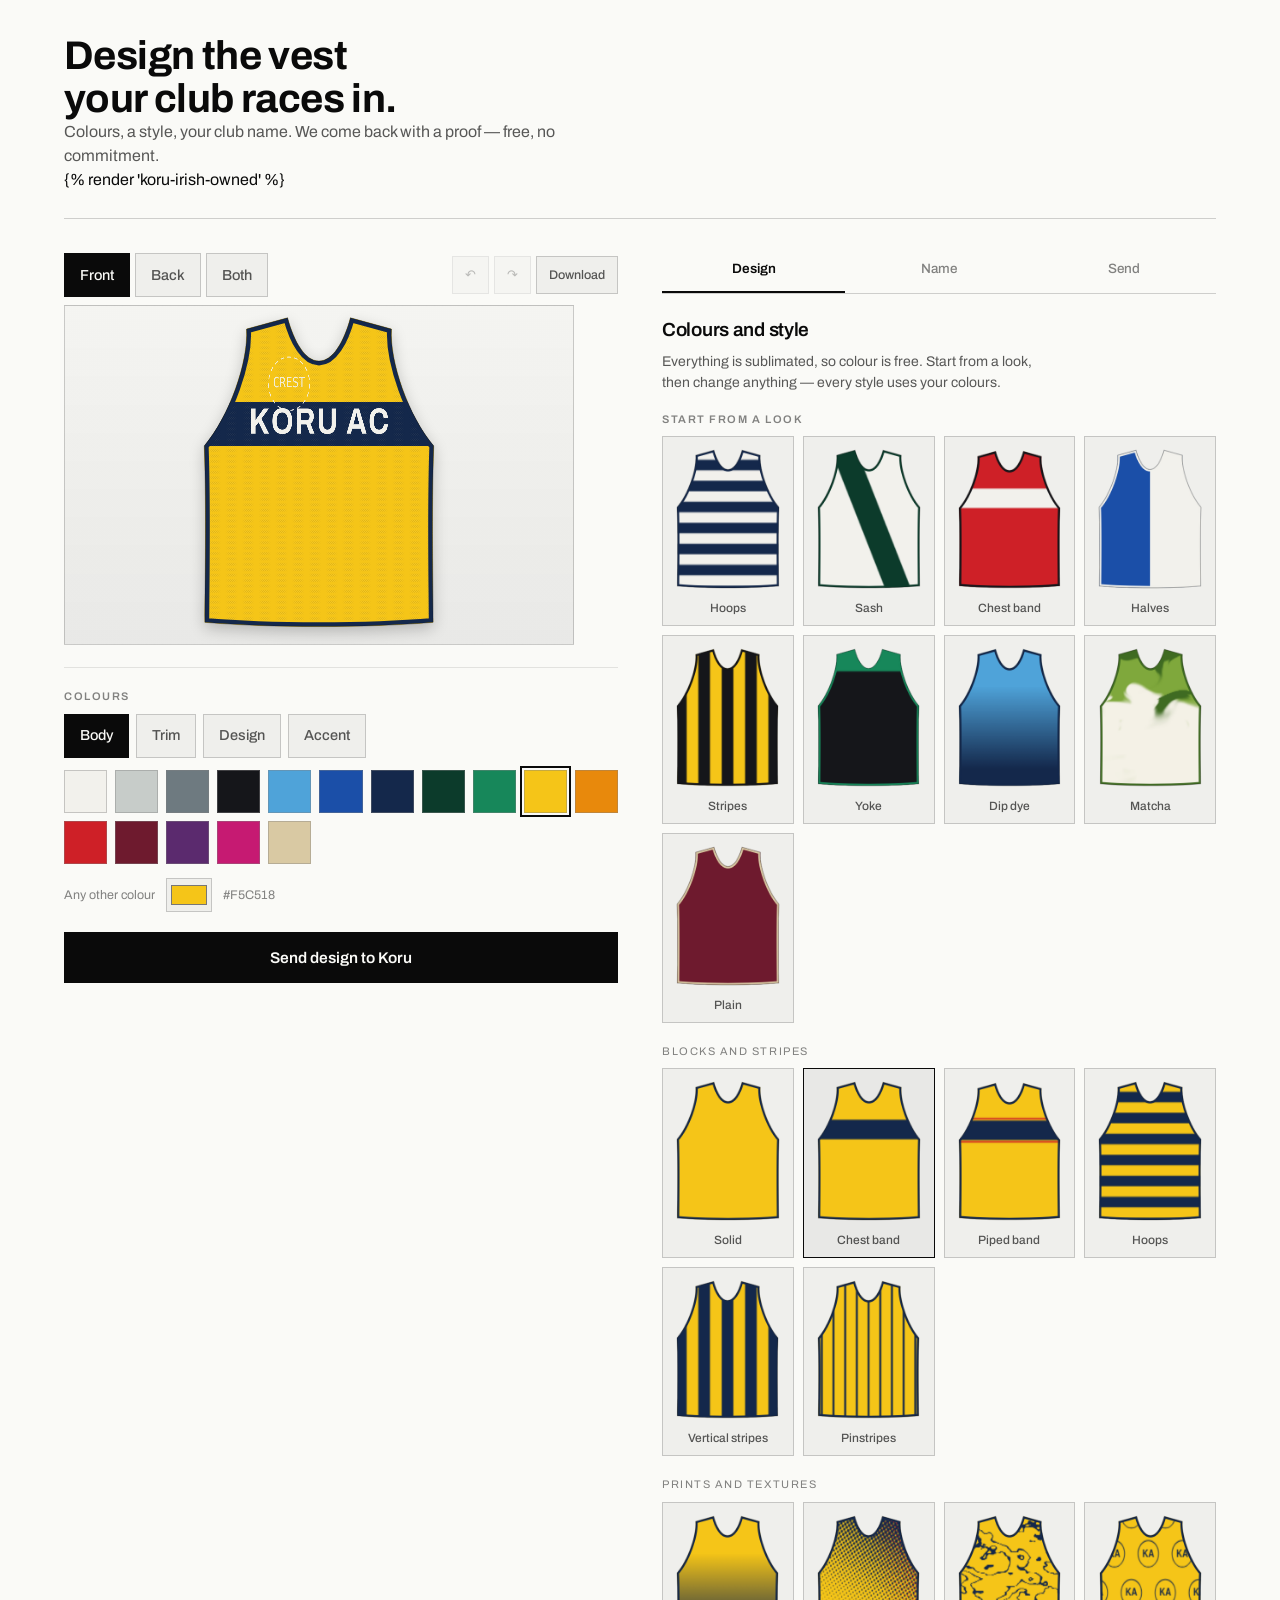
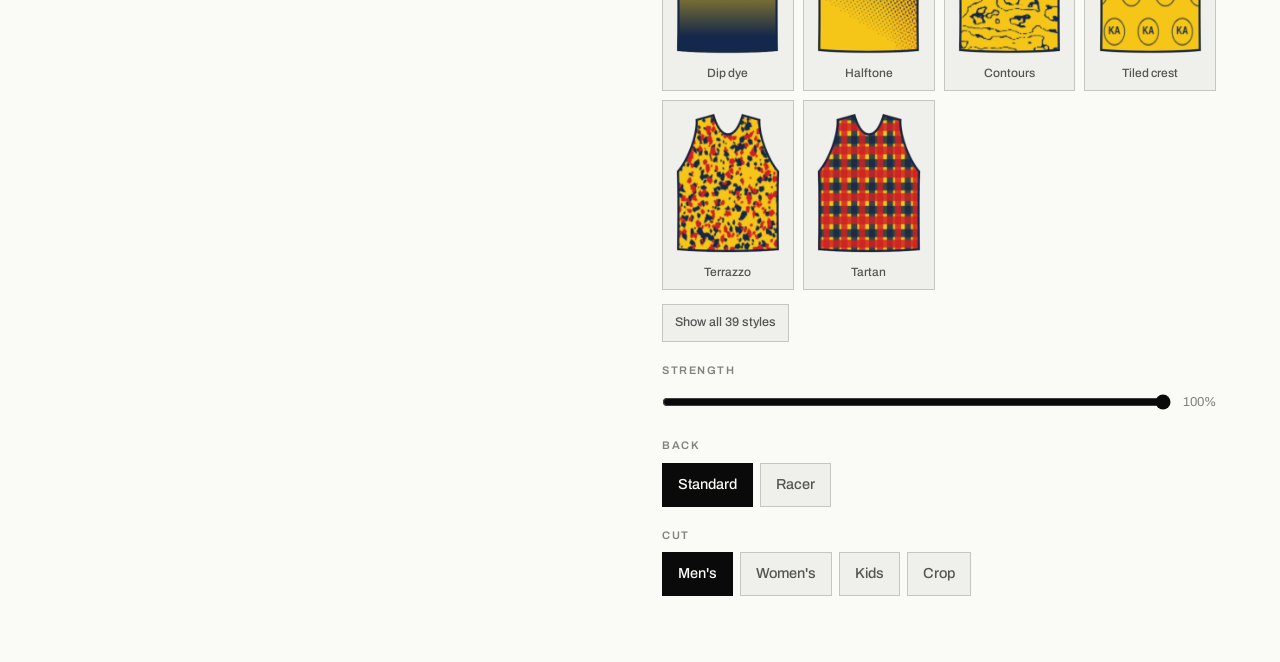
<file: koru/vest-designer/shopify/test-harness.html>
<!doctype html><meta charset=utf-8>
<title>Vest designer — theme harness</title>
<meta name="viewport" content="width=device-width,initial-scale=1">
<link rel="stylesheet" href="https://fonts.googleapis.com/css2?family=Archivo:wght@400;500;600;700&display=swap">
<!-- Dawn's own stylesheet (dawn-base.css, from Shopify/dawn main),
     so a collision with the theme shows up here before it ships. -->
<link rel="stylesheet" href="dawn-base.css">
<style>
  /* the handful of Dawn variables the section reads */
  :root{--font-body-family:Archivo,sans-serif;--font-heading-family:Archivo,sans-serif;
        --buttons-radius:0px;--page-width:1200px;--duration-short:100ms}
  .color-scheme-1{--color-background:250,250,247;--color-foreground:10,10,10;
                  --color-button:10,10,10;--color-button-text:250,250,247}
  body{margin:0;background:rgb(250,250,247)}
  .gradient{background:rgb(var(--color-background))}
</style>
<link rel="stylesheet" href="assets/koru-vest-designer.css">

<div
  class="koru-vd color-scheme-1 gradient section-vd-padding"
  data-palette="Chalk #F2F1EC
Silver #C7CCC9
Steel #6E7A80
Jet #15161A
Sky #4FA3D9
Royal #1B4FA8
Navy #14284B
Bottle #0C3B2B
Emerald #17875A
Club Yellow #F5C518
Amber #E8890C
Scarlet #CE2027
Maroon #6E1A2E
Plum #5B2A6E
Magenta #C61A72
Sand #D9C9A3"
  data-endpoint=""
  data-contact="koruathletic@gmail.com"
  data-shop="example.myshopify.com"
>
<div class="kv-wrap">
  <section class="kv-intro">
    <h1>Design the vest your club races in.</h1>
    <div class="kv-intro-copy"><p>Colours, a style, your club name. We come back with a proof — free, no commitment.</p></div>
    {% render 'koru-irish-owned' %}
  </section>

  <div class="kv-tool">
    <div class="kv-stagewrap">
      <div class="kv-stagebar">
        <div class="kv-seg kv-sides" role="group" aria-label="Which side to show">
          <button type="button" data-view="front" aria-pressed="true">Front</button>
          <button type="button" data-view="back" aria-pressed="false">Back</button>
          <button type="button" data-view="both" aria-pressed="false">Both</button>
        </div>
        <div class="kv-stagetools">
          <button type="button" class="kv-mini" data-history="undo" title="Undo" aria-label="Undo">&#8630;</button>
          <button type="button" class="kv-mini" data-history="redo" title="Redo" aria-label="Redo">&#8631;</button>
          <button type="button" class="kv-mini" data-download="png" aria-label="Download the mockup">
            <span class="kv-wide-only">Download</span><span class="kv-narrow-only" aria-hidden="true">&#8615;</span>
          </button>
        </div>
      </div>
      <div class="kv-stage" tabindex="0" aria-label="Vest preview — tap something on the vest to select it">
        <div id="kvd-stageHost"></div>
      </div>
      <div class="kv-inspector" hidden></div>
      <div class="kv-colourdock" id="kvd-colourDock"></div>
      <button type="button" class="kv-btn kv-sendcta" data-goto="send">Send design to Koru</button>
    </div>

    <nav class="kv-tabs" role="tablist" aria-label="Design steps">
      <button type="button" role="tab" data-tab="colours" aria-selected="true" aria-controls="kvd-p-colours">Design</button>
      <button type="button" role="tab" data-tab="name" aria-selected="false" aria-controls="kvd-p-name">Name</button>
      <button type="button" role="tab" data-tab="send" aria-selected="false" aria-controls="kvd-p-send">Send</button>
    </nav>

    <div class="kv-panels">
      <section class="kv-panel kv-on" id="kvd-p-colours" data-panel="colours" role="tabpanel">
        <h2>Colours and style</h2>
        <p class="kv-note">Everything is sublimated, so colour is free. Start from a look, then
          change anything — every style uses your colours.</p>
        <div class="kv-field">
          <span class="kv-label">Start from a look</span>
          <div class="kv-presets kv-styles"></div>
        </div>
        <div class="kv-field">
          <div id="kvd-styles"></div>
        </div>
        <div class="kv-field">
          <label class="kv-label" for="kvd-opacity">Strength</label>
          <div class="kv-slider-row">
            <input type="range" id="kvd-opacity" min="10" max="100" value="100">
            <span class="kv-slider-val" id="kvd-opacityVal">100%</span>
          </div>
        </div>
        <div class="kv-field" data-dock>
          <span class="kv-label">Colours</span>
          <div class="kv-colourbox" data-box="garment" data-roles="base,trim,design,accent"></div>
          <div class="kv-crestcols" hidden></div>
        </div>
        <div class="kv-field">
          <span class="kv-label">Back</span>
          <div class="kv-seg" role="group" aria-label="Back shape">
            <button type="button" data-backstyle="standard" aria-pressed="true">Standard</button>
            <button type="button" data-backstyle="racer" aria-pressed="false">Racer</button>
          </div>
        </div>
        <div class="kv-field">
          <span class="kv-label">Cut</span>
          <div class="kv-seg" role="group" aria-label="Show the design on a different cut">
            <button type="button" data-preview="mens" aria-pressed="true">Men's</button>
            <button type="button" data-preview="womens" aria-pressed="false">Women's</button>
            <button type="button" data-preview="kids" aria-pressed="false">Kids</button>
            <button type="button" data-preview="crop" aria-pressed="false">Crop</button>
          </div>
        </div>
        <div class="kv-nextbar"><button type="button" class="kv-btn kv-ghost" data-goto="name">Next: Name</button></div>
      </section>

      <section class="kv-panel" id="kvd-p-name" data-panel="name" role="tabpanel">
        <h2>Club name and crest</h2>
        <p class="kv-note">Drag anything on the vest — prints, crest, sponsor — to place it.
          It snaps to the centre line, or use Centre.</p>
        <div class="kv-two-up">
          <div class="kv-field">
            <span class="kv-label">Front print</span>
            <div class="kv-seg" role="group" aria-label="Print on the front">
              <button type="button" data-badge="front:on" aria-pressed="true">Club name</button>
              <button type="button" data-badge="front:off" aria-pressed="false">None</button>
            </div>
            <div class="kv-slider-row kv-with-action" data-sizerow="front" style="margin-top:12px">
              <input type="range" data-badgesize="front" min="25" max="95" value="58"
                     aria-label="Front print size">
              <span class="kv-slider-val" data-sizeval="front">58%</span>
              <button type="button" class="kv-mini" data-centre="front">Centre</button>
            </div>
          </div>

          <div class="kv-field">
            <span class="kv-label">Back print</span>
            <div class="kv-seg" role="group" aria-label="Print on the back">
              <button type="button" data-badge="back:on" aria-pressed="true">Club name</button>
              <button type="button" data-badge="back:off" aria-pressed="false">None</button>
            </div>
            <div class="kv-slider-row kv-with-action" data-sizerow="back" style="margin-top:12px">
              <input type="range" data-badgesize="back" min="25" max="95" value="50"
                     aria-label="Back print size">
              <span class="kv-slider-val" data-sizeval="back">50%</span>
              <button type="button" class="kv-mini" data-centre="back">Centre</button>
            </div>
          </div>
        </div>

        <div class="kv-field">
          <label class="kv-label" for="kvd-clubName">Name across the chest</label>
          <input type="text" id="kvd-clubName" class="kv-text-input kv-chest-input" maxlength="20"
                 value="KORU AC" placeholder="YOUR CLUB" autocomplete="off">
          <span class="kv-counter" id="kvd-nameCount"></span>
        </div>
        <div class="kv-field">
          <span class="kv-label">Lettering</span>
          <div class="kv-seg kv-fonts" id="kvd-fontPicker" role="group" aria-label="Lettering face"></div>
        </div>

        <div class="kv-field">
          <span class="kv-label">Sponsor logo</span>
          <div class="kv-seg" role="group" aria-label="Sponsor logo">
            <button type="button" data-badge="sponsor:off" aria-pressed="true">None</button>
            <button type="button" data-badge="sponsor:on" aria-pressed="false">Show</button>
            <button type="button" data-upload="sponsor">Upload image</button>
            <button type="button" data-clear="sponsor" hidden>Remove image</button>
            <button type="button" data-badgedots="sponsor" aria-pressed="false"
                    hidden>Soft print</button>
          </div>
          <input type="file" id="kvd-sponsorFile" accept="image/*" hidden>
          <div class="kv-slider-row kv-with-action" data-sizerow="sponsor" style="margin-top:12px">
            <input type="range" data-badgesize="sponsor" min="6" max="70" value="30" aria-label="Sponsor logo size">
            <span class="kv-slider-val" data-sizeval="sponsor">30%</span>
            <button type="button" class="kv-mini" data-centre="sponsor">Centre</button>
          </div>
        </div>

        <div class="kv-field" data-dock>
          <span class="kv-label">Lettering colour</span>
          <div class="kv-colourbox" data-box="lettering" data-roles="text"></div>
        </div>
        <div class="kv-field">
          <span class="kv-label">Club crest</span>
          <p class="kv-note" style="margin:-4px 0 10px">Upload it, then drag it on the vest to place
            it — front panel or back.</p>
          <div class="kv-seg" role="group" aria-label="Club crest">
            <button type="button" data-badge="crest:off" aria-pressed="false">None</button>
            <button type="button" data-badge="crest:on" aria-pressed="true">Show</button>
            <button type="button" data-upload="crest">Upload image</button>
            <button type="button" data-clear="crest" hidden>Remove image</button>
            <button type="button" data-badgedots="crest" aria-pressed="false"
                    hidden>Soft print</button>
          </div>
          <input type="file" id="kvd-crestFile" accept="image/*" hidden>
          <div class="kv-slider-row kv-with-action" data-sizerow="crest" style="margin-top:12px">
            <input type="range" data-badgesize="crest" min="6" max="70" value="17" aria-label="Club crest size">
            <span class="kv-slider-val" data-sizeval="crest">17%</span>
            <button type="button" class="kv-mini" data-centre="crest">Centre</button>
          </div>
        </div>
        <div class="kv-nextbar"><button type="button" class="kv-btn kv-ghost" data-goto="send">Next: Send</button></div>
      </section>

      <section class="kv-panel" id="kvd-p-send" data-panel="send" role="tabpanel">
        <h2>Send it to Koru</h2>
        <p class="kv-note">A proof back within two working days, with the cuts and sizes we'd run.</p>
        <div class="kv-field kv-two-up">
          <div><label class="kv-label" for="kvd-fClub">Club</label>
            <input type="text" id="kvd-fClub" class="kv-text-input" placeholder="Bandon AC" autocomplete="organization"></div>
          <div><label class="kv-label" for="kvd-fName">Your name</label>
            <input type="text" id="kvd-fName" class="kv-text-input" placeholder="Gear officer" autocomplete="name"></div>
        </div>
        <div class="kv-field kv-two-up">
          <div><label class="kv-label" for="kvd-fEmail">Email</label>
            <input type="email" id="kvd-fEmail" class="kv-text-input" placeholder="you@club.ie"
                   autocomplete="email" inputmode="email"></div>
          <div><label class="kv-label" for="kvd-fPhone">Phone</label>
            <input type="tel" id="kvd-fPhone" class="kv-text-input" placeholder="08x xxx xxxx"
                   autocomplete="tel" inputmode="tel"></div>
        </div>
        <div class="kv-field">
          <label class="kv-label" for="kvd-fNotes">Anything we should know</label>
          <textarea id="kvd-fNotes" class="kv-text-input" rows="3"
            placeholder="Colour references, your crest file, a race you need these for…"></textarea>
        </div>
        <div class="kv-actions">
          <button type="button" class="kv-btn" id="kvd-submitBtn">Send design to Koru</button>
          <button type="button" class="kv-btn kv-ghost" id="kvd-saveBtn">Copy design link</button>
        </div>
        <p class="kv-status" id="kvd-status" role="status" aria-live="polite"></p>

        <div class="kv-fineprint"><p>A new club vest design has to be registered with Athletics Ireland before it can be worn in competition. We send you the artwork sheet with your proof.</p><p>Your runners buy their own size during the window, so the club holds no stock and pays nothing up front.</p></div>
      </section>
    </div>
  </div>

  <div class="kv-sendbar">
    <button type="button" class="kv-btn" data-goto="send">Send design to Koru</button>
  </div>
</div>
</div>

<style>
  #shopify-section-vd .section-vd-padding{
    padding-top: 36px;
    padding-bottom: 52px;
  }
</style>

<script src="assets/koru-vest-designer.js" defer></script>
</file>
<file: koru/vest-designer/shopify/dawn-base.css>
product-component,
collection-component {
  display: block;
}

:root {
  --alpha-button-background: 1;
  --alpha-button-border: 1;
  --alpha-link: 0.85;
  --alpha-badge-border: 0.1;
  --focused-base-outline: 0.2rem solid rgba(var(--color-foreground), 0.5);
  --focused-base-outline-offset: 0.3rem;
  --focused-base-box-shadow: 0 0 0 0.3rem rgb(var(--color-background)), 0 0 0.5rem 0.4rem rgba(var(--color-foreground), 0.3);
}

.product-card-wrapper .card,
.contains-card--product {
  --border-radius: var(--product-card-corner-radius);
  --border-width: var(--product-card-border-width);
  --border-opacity: var(--product-card-border-opacity);
  --shadow-horizontal-offset: var(--product-card-shadow-horizontal-offset);
  --shadow-vertical-offset: var(--product-card-shadow-vertical-offset);
  --shadow-blur-radius: var(--product-card-shadow-blur-radius);
  --shadow-opacity: var(--product-card-shadow-opacity);
  --shadow-visible: var(--product-card-shadow-visible);
  --image-padding: var(--product-card-image-padding);
  --text-alignment: var(--product-card-text-alignment);
}

.collection-card-wrapper .card,
.contains-card--collection {
  --border-radius: var(--collection-card-corner-radius);
  --border-width: var(--collection-card-border-width);
  --border-opacity: var(--collection-card-border-opacity);
  --shadow-horizontal-offset: var(--collection-card-shadow-horizontal-offset);
  --shadow-vertical-offset: var(--collection-card-shadow-vertical-offset);
  --shadow-blur-radius: var(--collection-card-shadow-blur-radius);
  --shadow-opacity: var(--collection-card-shadow-opacity);
  --shadow-visible: var(--collection-card-shadow-visible);
  --image-padding: var(--collection-card-image-padding);
  --text-alignment: var(--collection-card-text-alignment);
}

.article-card-wrapper .card,
.contains-card--article {
  --border-radius: var(--blog-card-corner-radius);
  --border-width: var(--blog-card-border-width);
  --border-opacity: var(--blog-card-border-opacity);
  --shadow-horizontal-offset: var(--blog-card-shadow-horizontal-offset);
  --shadow-vertical-offset: var(--blog-card-shadow-vertical-offset);
  --shadow-blur-radius: var(--blog-card-shadow-blur-radius);
  --shadow-opacity: var(--blog-card-shadow-opacity);
  --shadow-visible: var(--blog-card-shadow-visible);
  --image-padding: var(--blog-card-image-padding);
  --text-alignment: var(--blog-card-text-alignment);
}

.contains-content-container,
.content-container {
  --border-radius: var(--text-boxes-radius);
  --border-width: var(--text-boxes-border-width);
  --border-opacity: var(--text-boxes-border-opacity);
  --shadow-horizontal-offset: var(--text-boxes-shadow-horizontal-offset);
  --shadow-vertical-offset: var(--text-boxes-shadow-vertical-offset);
  --shadow-blur-radius: var(--text-boxes-shadow-blur-radius);
  --shadow-opacity: var(--text-boxes-shadow-opacity);
  --shadow-visible: var(--text-boxes-shadow-visible);
}

.contains-media,
.global-media-settings {
  --border-radius: var(--media-radius);
  --border-width: var(--media-border-width);
  --border-opacity: var(--media-border-opacity);
  --shadow-horizontal-offset: var(--media-shadow-horizontal-offset);
  --shadow-vertical-offset: var(--media-shadow-vertical-offset);
  --shadow-blur-radius: var(--media-shadow-blur-radius);
  --shadow-opacity: var(--media-shadow-opacity);
  --shadow-visible: var(--media-shadow-visible);
}

/* base */

.page-width {
  max-width: var(--page-width);
  margin: 0 auto;
  padding: 0 1.5rem;
}

body:has(.section-header .drawer-menu) .announcement-bar-section .page-width {
  max-width: 100%;
}

.page-width.drawer-menu {
  max-width: 100%;
}

.page-width-desktop {
  padding: 0;
  margin: 0 auto;
}

.utility-bar__grid.page-width {
  padding-left: 3rem;
  padding-right: 3rem;
}

@media screen and (min-width: 750px) {
  .page-width {
    padding: 0 5rem;
  }

  .header.page-width,
  .utility-bar__grid.page-width {
    padding-left: 3.2rem;
    padding-right: 3.2rem;
  }

  .page-width--narrow {
    padding: 0 9rem;
  }

  .page-width-desktop {
    padding: 0;
  }

  .page-width-tablet {
    padding: 0 5rem;
  }
}

@media screen and (min-width: 990px) {
  .header:not(.drawer-menu).page-width {
    padding-left: 5rem;
    padding-right: 5rem;
  }

  .page-width--narrow {
    max-width: 72.6rem;
    padding: 0;
  }

  .page-width-desktop {
    max-width: var(--page-width);
    padding: 0 5rem;
  }
}

.isolate {
  position: relative;
  z-index: 0;
}

.content-for-layout {
  flex: 1;
  display: flex;
  flex-direction: column;
}

.content-for-layout > .shopify-section:last-child {
  flex-grow: 1;
}

.section + .section {
  margin-top: var(--spacing-sections-mobile);
}

@media screen and (min-width: 750px) {
  .section + .section {
    margin-top: var(--spacing-sections-desktop);
  }
}

.element-margin-top {
  margin-top: 5rem;
}

@media screen and (min-width: 750px) {
  .element-margin {
    margin-top: calc(5rem + var(--page-width-margin));
  }
}

.background-secondary {
  background-color: rgba(var(--color-foreground), 0.04);
}

.grid-auto-flow {
  display: grid;
  grid-auto-flow: column;
}

.page-margin,
.shopify-challenge__container {
  margin: 7rem auto;
}

.rte-width {
  max-width: 82rem;
  margin: 0 auto 2rem;
}

.list-unstyled {
  margin: 0;
  padding: 0;
  list-style: none;
}

.hidden {
  display: none !important;
}

.visually-hidden {
  position: absolute !important;
  overflow: hidden;
  width: 1px;
  height: 1px;
  margin: -1px;
  padding: 0;
  border: 0;
  clip: rect(0 0 0 0);
  word-wrap: normal !important;
}

.visually-hidden--inline {
  margin: 0;
  height: 1em;
}

.overflow-hidden {
  overflow: hidden;
}

.skip-to-content-link:focus {
  z-index: 9999;
  position: inherit;
  overflow: auto;
  width: auto;
  height: auto;
  clip: auto;
}

.full-width-link {
  position: absolute;
  top: 0;
  right: 0;
  bottom: 0;
  left: 0;
  z-index: 2;
}

::selection {
  background-color: rgba(var(--color-foreground), 0.2);
}

.text-body {
  font-size: 1.5rem;
  letter-spacing: 0.06rem;
  line-height: calc(1 + 0.8 / var(--font-body-scale));
  font-family: var(--font-body-family);
  font-style: var(--font-body-style);
  font-weight: var(--font-body-weight);
}

h1,
h2,
h3,
h4,
h5,
.h0,
.h1,
.h2,
.h3,
.h4,
.h5 {
  font-family: var(--font-heading-family);
  font-style: var(--font-heading-style);
  font-weight: var(--font-heading-weight);
  letter-spacing: calc(var(--font-heading-scale) * 0.06rem);
  color: rgb(var(--color-foreground));
  line-height: calc(1 + 0.3 / max(1, var(--font-heading-scale)));
  word-break: break-word;
}

.hxxl {
  font-size: clamp(calc(var(--font-heading-scale) * 5.6rem), 14vw, calc(var(--font-heading-scale) * 7.2rem));
  line-height: 1.1;
}

.hxl {
  font-size: calc(var(--font-heading-scale) * 5rem);
  line-height: calc(1 + 0.3 / max(1, var(--font-heading-scale)));
}

@media only screen and (min-width: 750px) {
  .hxl {
    font-size: calc(var(--font-heading-scale) * 6.2rem);
  }
}

.h0 {
  font-size: calc(var(--font-heading-scale) * 4rem);
}

@media only screen and (min-width: 750px) {
  .h0 {
    font-size: calc(var(--font-heading-scale) * 5.2rem);
  }
}

h1,
.h1 {
  font-size: calc(var(--font-heading-scale) * 3rem);
}

@media only screen and (min-width: 750px) {
  h1,
  .h1 {
    font-size: calc(var(--font-heading-scale) * 4rem);
  }
}

h2,
.h2 {
  font-size: calc(var(--font-heading-scale) * 2rem);
}

@media only screen and (min-width: 750px) {
  h2,
  .h2 {
    font-size: calc(var(--font-heading-scale) * 2.4rem);
  }
}

h3,
.h3 {
  font-size: calc(var(--font-heading-scale) * 1.7rem);
}

@media only screen and (min-width: 750px) {
  h3,
  .h3 {
    font-size: calc(var(--font-heading-scale) * 1.8rem);
  }
}

h4,
.h4 {
  font-family: var(--font-heading-family);
  font-style: var(--font-heading-style);
  font-size: calc(var(--font-heading-scale) * 1.5rem);
}

h5,
.h5 {
  font-size: calc(var(--font-heading-scale) * 1.2rem);
}

@media only screen and (min-width: 750px) {
  h5,
  .h5 {
    font-size: calc(var(--font-heading-scale) * 1.3rem);
  }
}

h6,
.h6 {
  color: rgba(var(--color-foreground), 0.75);
  margin-block-start: 1.67em;
  margin-block-end: 1.67em;
}

blockquote {
  font-style: italic;
  color: rgba(var(--color-foreground), 0.75);
  border-left: 0.2rem solid rgba(var(--color-foreground), 0.2);
  padding-left: 1rem;
}

@media screen and (min-width: 750px) {
  blockquote {
    padding-left: 1.5rem;
  }
}

.caption {
  font-size: 1rem;
  letter-spacing: 0.07rem;
  line-height: calc(1 + 0.7 / var(--font-body-scale));
}

@media screen and (min-width: 750px) {
  .caption {
    font-size: 1.2rem;
  }
}

.caption-with-letter-spacing {
  font-size: 1rem;
  letter-spacing: 0.13rem;
  line-height: calc(1 + 0.2 / var(--font-body-scale));
  text-transform: uppercase;
}

.caption-with-letter-spacing--medium {
  font-size: 1.2rem;
  letter-spacing: 0.16rem;
}

.caption-with-letter-spacing--large {
  font-size: 1.4rem;
  letter-spacing: 0.18rem;
}

.caption-large,
.customer .field input,
.customer select,
.field__input,
.form__label,
.select__select {
  font-size: 1.3rem;
  line-height: calc(1 + 0.5 / var(--font-body-scale));
  letter-spacing: 0.04rem;
}

.color-foreground {
  color: rgb(var(--color-foreground));
}

table:not([class]) {
  table-layout: fixed;
  border-collapse: collapse;
  font-size: 1.4rem;
  border-style: hidden;
  box-shadow: 0 0 0 0.1rem rgba(var(--color-foreground), 0.2);
  /* draws the table border  */
}

table:not([class]) td,
table:not([class]) th {
  padding: 1em;
  border: 0.1rem solid rgba(var(--color-foreground), 0.2);
}

@media screen and (max-width: 749px) {
  .small-hide {
    display: none !important;
  }
}

@media screen and (min-width: 750px) and (max-width: 989px) {
  .medium-hide {
    display: none !important;
  }
}

@media screen and (min-width: 990px) {
  .large-up-hide {
    display: none !important;
  }
}

.left {
  text-align: left;
}

.center {
  text-align: center;
}

.right {
  text-align: right;
}

.uppercase {
  text-transform: uppercase;
}

.light {
  opacity: 0.7;
}

a:empty,
ul:empty,
dl:empty,
div:empty,
section:empty,
article:empty,
p:empty,
h1:empty,
h2:empty,
h3:empty,
h4:empty,
h5:empty,
h6:empty {
  display: none;
}

.link,
.customer a {
  cursor: pointer;
  display: inline-block;
  border: none;
  box-shadow: none;
  text-decoration: underline;
  text-underline-offset: 0.3rem;
  color: rgb(var(--color-link));
  background-color: transparent;
  font-size: 1.4rem;
  font-family: inherit;
}

.link--text {
  color: rgb(var(--color-foreground));
}

.link--text:hover {
  color: rgba(var(--color-foreground), 0.75);
}

.link-with-icon {
  display: inline-flex;
  font-size: 1.4rem;
  font-weight: 600;
  letter-spacing: 0.1rem;
  text-decoration: none;
  margin-bottom: 4.5rem;
  white-space: nowrap;
}

.link-with-icon .icon {
  width: 1.5rem;
  margin-left: 1rem;
}

a:not([href]) {
  cursor: not-allowed;
}

.circle-divider::after {
  content: '\2022';
  margin: 0 1.3rem 0 1.5rem;
}

.circle-divider:last-of-type::after {
  display: none;
}

hr {
  border: none;
  height: 0.1rem;
  background-color: rgba(var(--color-foreground), 0.2);
  display: block;
  margin: 5rem 0;
}

@media screen and (min-width: 750px) {
  hr {
    margin: 7rem 0;
  }
}

.full-unstyled-link {
  text-decoration: none;
  color: currentColor;
  display: block;
}

.placeholder {
  background-color: rgba(var(--color-foreground), 0.04);
  color: rgba(var(--color-foreground), 0.55);
  fill: rgba(var(--color-foreground), 0.55);
}

details > * {
  box-sizing: border-box;
}

.break {
  word-break: break-word;
}

.visibility-hidden {
  visibility: hidden;
}

@media (prefers-reduced-motion) {
  .motion-reduce {
    transition: none !important;
    animation: none !important;
  }
}

:root {
  --duration-short: 100ms;
  --duration-default: 200ms;
  --duration-announcement-bar: 250ms;
  --duration-medium: 300ms;
  --duration-long: 500ms;
  --duration-extra-long: 600ms;
  --duration-extra-longer: 750ms;
  --duration-extended: 3s;
  --ease-out-slow: cubic-bezier(0, 0, 0.3, 1);
  --animation-slide-in: slideIn var(--duration-extra-long) var(--ease-out-slow) forwards;
  --animation-fade-in: fadeIn var(--duration-extra-long) var(--ease-out-slow);
}

.underlined-link,
.customer a,
.inline-richtext a {
  text-underline-offset: 0.3rem;
  text-decoration-thickness: 0.1rem;
  transition: text-decoration-thickness ease 100ms;
}

.underlined-link,
.customer a {
  color: rgba(var(--color-link), var(--alpha-link));
}

.inline-richtext a,
.rte.inline-richtext a {
  color: currentColor;
}

.underlined-link:hover,
.customer a:hover,
.inline-richtext a:hover {
  color: rgb(var(--color-link));
  text-decoration-thickness: 0.2rem;
}

.icon-arrow {
  width: 1.5rem;
}

h3 .icon-arrow,
.h3 .icon-arrow {
  width: calc(var(--font-heading-scale) * 1.5rem);
}

/* arrow animation */
.animate-arrow .icon-arrow path {
  transform: translateX(-0.25rem);
  transition: transform var(--duration-short) ease;
}

.animate-arrow:hover .icon-arrow path {
  transform: translateX(-0.05rem);
}

.svg-wrapper {
  display: inline-flex;
  justify-content: center;
  align-items: center;
  width: 20px;
  height: 20px;
}

.svg-wrapper > svg {
  height: 100%;
  width: 100%;
}

/* base-details-summary */
summary {
  cursor: pointer;
  list-style: none;
  position: relative;
}

summary .icon-caret {
  position: absolute;
  height: 0.6rem;
  right: 1.5rem;
  top: calc(50% - 0.2rem);
}

summary::-webkit-details-marker {
  display: none;
}

.disclosure-has-popup {
  position: relative;
}

.disclosure-has-popup[open] > summary::before {
  position: fixed;
  top: 0;
  right: 0;
  bottom: 0;
  left: 0;
  z-index: 2;
  display: block;
  cursor: default;
  content: ' ';
  background: transparent;
}

.disclosure-has-popup > summary::before {
  display: none;
}

.disclosure-has-popup[open] > summary + * {
  z-index: 100;
}

@media screen and (min-width: 750px) {
  .disclosure-has-popup[open] > summary + * {
    z-index: 4;
  }

  .facets .disclosure-has-popup[open] > summary + * {
    z-index: 2;
  }
}

.placeholder-svg {
  height: 100%;
  width: 100%;
}

/* base-focus */
/*
  Focus ring - default (with offset)
*/

*:focus {
  outline: 0;
  box-shadow: none;
}

*:focus-visible {
  outline: var(--focused-base-outline);
  outline-offset: var(--focused-base-outline-offset);
  box-shadow: var(--focused-base-box-shadow);
}

/* Fallback - for browsers that don't support :focus-visible, a fallback is set for :focus */
.focused {
  outline: var(--focused-base-outline);
  outline-offset: var(--focused-base-outline-offset);
  box-shadow: var(--focused-base-box-shadow);
}

/*
  Focus ring - inset
*/

.focus-inset:focus-visible {
  outline: 0.2rem solid rgba(var(--color-foreground), 0.5);
  outline-offset: -0.2rem;
  box-shadow: 0 0 0.2rem 0 rgba(var(--color-foreground), 0.3);
}

.focused.focus-inset {
  outline: 0.2rem solid rgba(var(--color-foreground), 0.5);
  outline-offset: -0.2rem;
  box-shadow: 0 0 0.2rem 0 rgba(var(--color-foreground), 0.3);
}

/*
  Focus ring - none
*/

/* Dangerous for a11y - Use with care */
.focus-none {
  box-shadow: none !important;
  outline: 0 !important;
}

.focus-offset:focus-visible {
  outline: 0.2rem solid rgba(var(--color-foreground), 0.5);
  outline-offset: 1rem;
  box-shadow: 0 0 0 1rem rgb(var(--color-background)), 0 0 0.2rem 1.2rem rgba(var(--color-foreground), 0.3);
}

.focus-offset.focused {
  outline: 0.2rem solid rgba(var(--color-foreground), 0.5);
  outline-offset: 1rem;
  box-shadow: 0 0 0 1rem rgb(var(--color-background)), 0 0 0.2rem 1.2rem rgba(var(--color-foreground), 0.3);
}

/* component-title */
.title,
.title-wrapper-with-link {
  margin: 3rem 0 2rem;
}

.title-wrapper-with-link .title {
  margin: 0;
}

.title .link {
  font-size: inherit;
}

.title-wrapper {
  margin-bottom: 3rem;
}

.title-wrapper-with-link {
  display: flex;
  justify-content: space-between;
  align-items: flex-end;
  gap: 1rem;
  margin-bottom: 3rem;
  flex-wrap: wrap;
}

.title--primary {
  margin: 4rem 0;
}

.title-wrapper--self-padded-tablet-down,
.title-wrapper--self-padded-mobile {
  padding-left: 1.5rem;
  padding-right: 1.5rem;
}

@media screen and (min-width: 750px) {
  .title-wrapper--self-padded-mobile {
    padding-left: 0;
    padding-right: 0;
  }
}

@media screen and (min-width: 990px) {
  .title,
  .title-wrapper-with-link {
    margin: 5rem 0 3rem;
  }

  .title--primary {
    margin: 2rem 0;
  }

  .title-wrapper-with-link {
    align-items: center;
  }

  .title-wrapper-with-link .title {
    margin-bottom: 0;
  }

  .title-wrapper--self-padded-tablet-down {
    padding-left: 0;
    padding-right: 0;
  }
}

.title-wrapper-with-link .link-with-icon {
  margin: 0;
  flex-shrink: 0;
  display: flex;
  align-items: center;
}

.title-wrapper-with-link .link-with-icon .svg-wrapper {
  width: 1.5rem;
}

.title-wrapper-with-link a {
  margin-top: 0;
  flex-shrink: 0;
}

.title-wrapper--no-top-margin {
  margin-top: 0;
}

.title-wrapper--no-top-margin > .title {
  margin-top: 0;
}

.subtitle {
  font-size: 1.8rem;
  line-height: calc(1 + 0.8 / var(--font-body-scale));
  letter-spacing: 0.06rem;
  color: rgba(var(--color-foreground), 0.7);
}

.subtitle--small {
  font-size: 1.4rem;
  letter-spacing: 0.1rem;
}

.subtitle--medium {
  font-size: 1.6rem;
  letter-spacing: 0.08rem;
}

/* component-grid */
.grid {
  display: flex;
  flex-wrap: wrap;
  margin-bottom: 2rem;
  padding: 0;
  list-style: none;
  column-gap: var(--grid-mobile-horizontal-spacing);
  row-gap: var(--grid-mobile-vertical-spacing);
}

@media screen and (min-width: 750px) {
  .grid {
    column-gap: var(--grid-desktop-horizontal-spacing);
    row-gap: var(--grid-desktop-vertical-spacing);
  }
}

.grid:last-child {
  margin-bottom: 0;
}

.grid__item {
  width: calc(25% - var(--grid-mobile-horizontal-spacing) * 3 / 4);
  max-width: calc(50% - var(--grid-mobile-horizontal-spacing) / 2);
  flex-grow: 1;
  flex-shrink: 0;
}

@media screen and (min-width: 750px) {
  .grid__item {
    width: calc(25% - var(--grid-desktop-horizontal-spacing) * 3 / 4);
    max-width: calc(50% - var(--grid-desktop-horizontal-spacing) / 2);
  }
}

.grid--gapless.grid {
  column-gap: 0;
  row-gap: 0;
}

@media screen and (max-width: 749px) {
  .grid__item.slider__slide--full-width {
    width: 100%;
    max-width: none;
  }
}

.grid--1-col .grid__item {
  max-width: 100%;
  width: 100%;
}

.grid--3-col .grid__item {
  width: calc(33.33% - var(--grid-mobile-horizontal-spacing) * 2 / 3);
}

@media screen and (min-width: 750px) {
  .grid--3-col .grid__item {
    width: calc(33.33% - var(--grid-desktop-horizontal-spacing) * 2 / 3);
  }
}

.grid--2-col .grid__item {
  width: calc(50% - var(--grid-mobile-horizontal-spacing) / 2);
}

@media screen and (min-width: 750px) {
  .grid--2-col .grid__item {
    width: calc(50% - var(--grid-desktop-horizontal-spacing) / 2);
  }

  .grid--4-col-tablet .grid__item {
    width: calc(25% - var(--grid-desktop-horizontal-spacing) * 3 / 4);
  }

  .grid--3-col-tablet .grid__item {
    width: calc(33.33% - var(--grid-desktop-horizontal-spacing) * 2 / 3);
  }

  .grid--2-col-tablet .grid__item {
    width: calc(50% - var(--grid-desktop-horizontal-spacing) / 2);
  }
}

@media screen and (max-width: 989px) {
  .grid--1-col-tablet-down .grid__item {
    width: 100%;
    max-width: 100%;
  }

  .slider--tablet.grid--peek {
    margin: 0;
    width: 100%;
  }

  .slider--tablet.grid--peek .grid__item {
    box-sizing: content-box;
    margin: 0;
  }

  .slider.slider--tablet .scroll-trigger.animate--slide-in,
  .slider.slider--mobile .scroll-trigger.animate--slide-in {
    animation: none;
    opacity: 1;
    transform: inherit;
  }

  .scroll-trigger:not(.scroll-trigger--offscreen) .slider--tablet {
    animation: var(--animation-slide-in);
  }
}

@media screen and (min-width: 990px) {
  .grid--6-col-desktop .grid__item {
    width: calc(16.66% - var(--grid-desktop-horizontal-spacing) * 5 / 6);
    max-width: calc(16.66% - var(--grid-desktop-horizontal-spacing) * 5 / 6);
  }

  .grid--5-col-desktop .grid__item {
    width: calc(20% - var(--grid-desktop-horizontal-spacing) * 4 / 5);
    max-width: calc(20% - var(--grid-desktop-horizontal-spacing) * 4 / 5);
  }

  .grid--4-col-desktop .grid__item {
    width: calc(25% - var(--grid-desktop-horizontal-spacing) * 3 / 4);
    max-width: calc(25% - var(--grid-desktop-horizontal-spacing) * 3 / 4);
  }

  .grid--3-col-desktop .grid__item {
    width: calc(33.33% - var(--grid-desktop-horizontal-spacing) * 2 / 3);
    max-width: calc(33.33% - var(--grid-desktop-horizontal-spacing) * 2 / 3);
  }

  .grid--2-col-desktop .grid__item {
    width: calc(50% - var(--grid-desktop-horizontal-spacing) / 2);
    max-width: calc(50% - var(--grid-desktop-horizontal-spacing) / 2);
  }

  .slider.slider--desktop .scroll-trigger.animate--slide-in {
    animation: none;
    opacity: 1;
    transform: inherit;
  }

  .scroll-trigger:not(.scroll-trigger--offscreen) .slider--desktop {
    animation: var(--animation-slide-in);
  }
}

@media screen and (min-width: 990px) {
  .grid--1-col-desktop {
    flex: 0 0 100%;
    max-width: 100%;
  }

  .grid--1-col-desktop .grid__item {
    width: 100%;
    max-width: 100%;
  }
}

@media screen and (max-width: 749px) {
  .grid--peek.slider--mobile {
    margin: 0;
    width: 100%;
  }

  .grid--peek.slider--mobile .grid__item {
    box-sizing: content-box;
    margin: 0;
  }

  .grid--peek .grid__item {
    min-width: 35%;
  }

  .grid--peek.slider .grid__item:first-of-type {
    margin-left: 1.5rem;
  }

  /* Fix to show some space at the end of our sliders in all browsers */
  .grid--peek.slider:after {
    margin-left: calc(-1 * var(--grid-mobile-horizontal-spacing));
  }

  .grid--2-col-tablet-down .grid__item {
    width: calc(50% - var(--grid-mobile-horizontal-spacing) / 2);
  }

  .slider--tablet.grid--peek.grid--2-col-tablet-down .grid__item,
  .grid--peek .grid__item {
    width: calc(50% - var(--grid-mobile-horizontal-spacing) - 3rem);
  }

  .slider--tablet.grid--peek.grid--1-col-tablet-down .grid__item,
  .slider--mobile.grid--peek.grid--1-col-tablet-down .grid__item {
    width: calc(100% - var(--grid-mobile-horizontal-spacing) - 3rem);
  }
}

@media screen and (min-width: 750px) and (max-width: 989px) {
  .slider--tablet.grid--peek .grid__item {
    width: calc(25% - var(--grid-desktop-horizontal-spacing) - 3rem);
  }

  .slider--tablet.grid--peek.grid--3-col-tablet .grid__item {
    width: calc(33.33% - var(--grid-desktop-horizontal-spacing) - 3rem);
  }

  .slider--tablet.grid--peek.grid--2-col-tablet .grid__item,
  .slider--tablet.grid--peek.grid--2-col-tablet-down .grid__item {
    width: calc(50% - var(--grid-desktop-horizontal-spacing) - 3rem);
  }

  .slider--tablet.grid--peek .grid__item:first-of-type {
    margin-left: 1.5rem;
  }

  .grid--2-col-tablet-down .grid__item {
    width: calc(50% - var(--grid-desktop-horizontal-spacing) / 2);
  }

  .grid--1-col-tablet-down.grid--peek .grid__item {
    width: calc(100% - var(--grid-desktop-horizontal-spacing) - 3rem);
  }
}

/* component-media */
.media {
  display: block;
  background-color: rgba(var(--color-foreground), 0.1);
  position: relative;
  overflow: hidden;
}

.media--transparent {
  background-color: transparent;
}

.media > *:not(.zoom):not(.deferred-media__poster-button),
.media model-viewer {
  display: block;
  max-width: 100%;
  position: absolute;
  top: 0;
  left: 0;
  height: 100%;
  width: 100%;
}

.media > img {
  object-fit: cover;
  object-position: center center;
  transition: opacity 0.4s cubic-bezier(0.25, 0.46, 0.45, 0.94);
}

.media--square {
  padding-bottom: 100%;
}

.media--portrait {
  padding-bottom: 125%;
}

.media--landscape {
  padding-bottom: 66.6%;
}

.media--cropped {
  padding-bottom: 56%;
}

.media--16-9 {
  padding-bottom: 56.25%;
}

.media--circle {
  padding-bottom: 100%;
  border-radius: 50%;
}

.media.media--hover-effect > img + img {
  opacity: 0;
}

@media screen and (min-width: 990px) {
  .media--cropped {
    padding-bottom: 63%;
  }
}

deferred-media {
  display: block;
}

/* component-button */
/* Button - default */

.button--secondary,
.button--tertiary {
  --color-button: var(--color-secondary-button);
  --color-button-text: var(--color-secondary-button-text);
}

.button--tertiary {
  --alpha-button-background: 0;
  --alpha-button-border: 0.2;
}

.button,
.shopify-challenge__button,
.customer button,
button.shopify-payment-button__button--unbranded {
  --shadow-horizontal-offset: var(--buttons-shadow-horizontal-offset);
  --shadow-vertical-offset: var(--buttons-shadow-vertical-offset);
  --shadow-blur-radius: var(--buttons-shadow-blur-radius);
  --shadow-opacity: var(--buttons-shadow-opacity);
  --shadow-visible: var(--buttons-shadow-visible);
  --border-offset: var(--buttons-border-offset); /* reduce radius edge artifacts */
  --border-opacity: calc(1 - var(--buttons-border-opacity));
  border-radius: var(--buttons-radius-outset);
  position: relative;
}

.button,
.shopify-challenge__button,
.customer button,
button.shopify-payment-button__button--unbranded {
  min-width: calc(12rem + var(--buttons-border-width) * 2);
  min-height: calc(4.5rem + var(--buttons-border-width) * 2);
}

.button,
.shopify-challenge__button,
.customer button {
  display: inline-flex;
  justify-content: center;
  align-items: center;
  border: 0;
  padding: 0 3rem;
  cursor: pointer;
  font: inherit;
  font-size: 1.5rem;
  text-decoration: none;
  color: rgb(var(--color-button-text));
  transition: box-shadow var(--duration-short) ease;
  -webkit-appearance: none;
  appearance: none;
  background-color: rgba(var(--color-button), var(--alpha-button-background));
}

.button:before,
.shopify-challenge__button:before,
.customer button:before,
.shopify-payment-button__button--unbranded:before {
  content: '';
  position: absolute;
  top: 0;
  right: 0;
  bottom: 0;
  left: 0;
  z-index: -1;
  border-radius: var(--buttons-radius-outset);
  box-shadow: var(--shadow-horizontal-offset) var(--shadow-vertical-offset) var(--shadow-blur-radius)
    rgba(var(--color-shadow), var(--shadow-opacity));
}

.button:after,
.shopify-challenge__button:after,
.customer button:after,
.shopify-payment-button__button--unbranded:after {
  content: '';
  position: absolute;
  top: var(--buttons-border-width);
  right: var(--buttons-border-width);
  bottom: var(--buttons-border-width);
  left: var(--buttons-border-width);
  z-index: 1;
  border-radius: var(--buttons-radius);
  box-shadow: 0 0 0 calc(var(--buttons-border-width) + var(--border-offset))
      rgba(var(--color-button-text), var(--border-opacity)),
    0 0 0 var(--buttons-border-width) rgba(var(--color-button), var(--alpha-button-background));
  transition: box-shadow var(--duration-short) ease;
}

.button:not([disabled]):hover::after,
.shopify-challenge__button:hover::after,
.customer button:hover::after,
.shopify-payment-button__button--unbranded:hover::after {
  --border-offset: 1.3px;
  box-shadow: 0 0 0 calc(var(--buttons-border-width) + var(--border-offset))
      rgba(var(--color-button-text), var(--border-opacity)),
    0 0 0 calc(var(--buttons-border-width) + 1px) rgba(var(--color-button), var(--alpha-button-background));
}

.button--secondary:after {
  --border-opacity: var(--buttons-border-opacity);
}

.button:focus-visible,
.button:focus,
.button.focused,
.shopify-payment-button__button--unbranded:focus-visible,
.shopify-payment-button__button--unbranded:focus {
  outline: 0;
  box-shadow: 0 0 0 0.3rem rgb(var(--color-background)), 0 0 0 0.5rem rgba(var(--color-foreground), 0.5),
    0 0 0.5rem 0.4rem rgba(var(--color-foreground), 0.3);
}

.button:focus:not(:focus-visible):not(.focused),
.shopify-payment-button__button--unbranded:focus:not(:focus-visible):not(.focused) {
  box-shadow: inherit;
}

.button::selection,
.shopify-challenge__button::selection,
.customer button::selection {
  background-color: rgba(var(--color-button-text), 0.3);
}

.button,
.button-label,
.shopify-challenge__button,
.customer button {
  font-size: 1.5rem;
  letter-spacing: 0.1rem;
  line-height: calc(1 + 0.2 / var(--font-body-scale));
}

.button--tertiary {
  font-size: 1.2rem;
  padding: 1rem 1.5rem;
  min-width: calc(9rem + var(--buttons-border-width) * 2);
  min-height: calc(3.5rem + var(--buttons-border-width) * 2);
}

.button--small {
  padding: 1.2rem 2.6rem;
}

/* Shopify Accelerated Checkout */

shopify-accelerated-checkout {
  --shopify-accelerated-checkout-button-border-radius: var(--buttons-radius-outset);
  --shopify-accelerated-checkout-button-box-shadow: var(--shadow-horizontal-offset) var(--shadow-vertical-offset) var(--shadow-blur-radius)
  rgba(var(--color-shadow), var(--shadow-opacity));
}
shopify-accelerated-checkout-cart {
  --shopify-accelerated-checkout-button-border-radius: var(--buttons-radius-outset);
  --shopify-accelerated-checkout-button-box-shadow: var(--shadow-horizontal-offset) var(--shadow-vertical-offset) var(--shadow-blur-radius)
  rgba(var(--color-shadow), var(--shadow-opacity));
}


/* Button - other */

.button:disabled,
.button[aria-disabled='true'],
.button.disabled,
.customer button:disabled,
.customer button[aria-disabled='true'],
.customer button.disabled,
.quantity__button.disabled {
  cursor: not-allowed;
  opacity: 0.5;
}

.button--full-width {
  display: flex;
  width: 100%;
}

.button.loading {
  color: transparent;
  position: relative;
}

@media screen and (forced-colors: active) {
  .button.loading {
    color: rgb(var(--color-foreground));
  }
}

.button.loading > .loading__spinner {
  top: 50%;
  left: 50%;
  transform: translate(-50%, -50%);
  position: absolute;
  height: 100%;
  display: flex;
  align-items: center;
}

.button.loading > .loading__spinner .spinner {
  width: fit-content;
}

.button.loading > .loading__spinner .path {
  stroke: rgb(var(--color-button-text));
}

/* Button - social share */

.share-button {
  display: block;
  position: relative;
}

.share-button details {
  width: fit-content;
}

.share-button__button {
  font-size: 1.4rem;
  display: flex;
  align-items: center;
  color: rgb(var(--color-link));
  margin-left: 0;
  padding-left: 0;
  min-height: 4.4rem;
}

details[open] > .share-button__fallback {
  animation: animateMenuOpen var(--duration-default) ease;
}

.share-button__button:hover {
  text-decoration: underline;
  text-underline-offset: 0.3rem;
}

.share-button__button,
.share-button__fallback button {
  cursor: pointer;
  background-color: transparent;
  border: none;
}

.share-button__button .icon-share {
  height: 1.2rem;
  margin-right: 1rem;
  min-width: 1.3rem;
}

.share-button__fallback {
  display: flex;
  align-items: center;
  position: absolute;
  top: 3rem;
  left: 0.1rem;
  z-index: 3;
  width: 100%;
  min-width: max-content;
  border-radius: var(--inputs-radius);
  border: 0;
}

.share-button__fallback:after {
  pointer-events: none;
  content: '';
  position: absolute;
  top: var(--inputs-border-width);
  right: var(--inputs-border-width);
  bottom: var(--inputs-border-width);
  left: var(--inputs-border-width);
  border: 0.1rem solid transparent;
  border-radius: var(--inputs-radius);
  box-shadow: 0 0 0 var(--inputs-border-width) rgba(var(--color-foreground), var(--inputs-border-opacity));
  transition: box-shadow var(--duration-short) ease;
  z-index: 1;
}

.share-button__fallback:before {
  background: rgb(var(--color-background));
  pointer-events: none;
  content: '';
  position: absolute;
  top: 0;
  right: 0;
  bottom: 0;
  left: 0;
  border-radius: var(--inputs-radius-outset);
  box-shadow: var(--inputs-shadow-horizontal-offset) var(--inputs-shadow-vertical-offset)
    var(--inputs-shadow-blur-radius) rgba(var(--color-shadow), var(--inputs-shadow-opacity));
  z-index: -1;
}

.share-button__fallback button {
  width: 4.4rem;
  height: 4.4rem;
  padding: 0;
  flex-shrink: 0;
  display: flex;
  justify-content: center;
  align-items: center;
  position: relative;
  right: var(--inputs-border-width);
}

.share-button__fallback button:hover {
  color: rgba(var(--color-foreground), 0.75);
}

.share-button__fallback button:hover .svg-wrapper {
  transform: scale(1.07);
}

.share-button__close:not(.hidden) + .share-button__copy {
  display: none;
}

.share-button__close,
.share-button__copy {
  background-color: transparent;
  color: rgb(var(--color-foreground));
}

.share-button__copy:focus-visible,
.share-button__close:focus-visible {
  background-color: rgb(var(--color-background));
  z-index: 2;
}

.share-button__copy:focus,
.share-button__close:focus {
  background-color: rgb(var(--color-background));
  z-index: 2;
}

.field:not(:focus-visible):not(.focused) + .share-button__copy:not(:focus-visible):not(.focused),
.field:not(:focus-visible):not(.focused) + .share-button__close:not(:focus-visible):not(.focused) {
  background-color: inherit;
}

.share-button__fallback .field:after,
.share-button__fallback .field:before {
  content: none;
}

.share-button__fallback .field {
  border-radius: 0;
  min-width: auto;
  min-height: auto;
  transition: none;
}

.share-button__fallback .field__input:focus,
.share-button__fallback .field__input:-webkit-autofill {
  outline: 0.2rem solid rgba(var(--color-foreground), 0.5);
  outline-offset: 0.1rem;
  box-shadow: 0 0 0 0.1rem rgb(var(--color-background)), 0 0 0.5rem 0.4rem rgba(var(--color-foreground), 0.3);
}

.share-button__fallback .field__input {
  box-shadow: none;
  text-overflow: ellipsis;
  white-space: nowrap;
  overflow: hidden;
  filter: none;
  min-width: auto;
  min-height: auto;
}

.share-button__fallback .field__input:hover {
  box-shadow: none;
}

.share-button__fallback .icon {
  width: 1.5rem;
  height: 1.5rem;
}

.share-button__message:not(:empty) {
  display: flex;
  align-items: center;
  width: 100%;
  height: 100%;
  margin-top: 0;
  padding: 0.8rem 0 0.8rem 1.5rem;
  margin: var(--inputs-border-width);
}

.share-button__message:not(:empty):not(.hidden) ~ * {
  display: none;
}

/* component-form */
.field__input,
.select__select,
.customer .field input,
.customer select {
  -webkit-appearance: none;
  appearance: none;
  background-color: rgb(var(--color-background));
  color: rgb(var(--color-foreground));
  font-family: var(--font-body-family);
  font-style: var(--font-body-style);
  font-weight: var(--font-body-weight);
  font-size: 1.6rem;
  width: 100%;
  box-sizing: border-box;
  transition: box-shadow var(--duration-short) ease;
  border-radius: var(--inputs-radius);
  height: 4.5rem;
  min-height: calc(var(--inputs-border-width) * 2);
  min-width: calc(7rem + (var(--inputs-border-width) * 2));
  position: relative;
  border: 0;
}

.field:before,
.select:before,
.customer .field:before,
.customer select:before,
.localization-form__select:before {
  pointer-events: none;
  content: '';
  position: absolute;
  top: 0;
  right: 0;
  bottom: 0;
  left: 0;
  border-radius: var(--inputs-radius-outset);
  box-shadow: var(--inputs-shadow-horizontal-offset) var(--inputs-shadow-vertical-offset)
    var(--inputs-shadow-blur-radius) rgba(var(--color-shadow), var(--inputs-shadow-opacity));
  z-index: -1;
}

.field:after,
.select:after,
.customer .field:after,
.customer select:after,
.localization-form__select:after {
  pointer-events: none;
  content: '';
  position: absolute;
  top: var(--inputs-border-width);
  right: var(--inputs-border-width);
  bottom: var(--inputs-border-width);
  left: var(--inputs-border-width);
  border: 0.1rem solid transparent;
  border-radius: var(--inputs-radius);
  box-shadow: 0 0 0 var(--inputs-border-width) rgba(var(--color-foreground), var(--inputs-border-opacity));
  transition: box-shadow var(--duration-short) ease;
  z-index: 1;
}

.select__select {
  font-family: var(--font-body-family);
  font-style: var(--font-body-style);
  font-weight: var(--font-body-weight);
  font-size: 1.2rem;
  color: rgba(var(--color-foreground), 0.75);
}

.field:hover.field:after,
.select:hover.select:after,
.select__select:hover.select__select:after,
.customer .field:hover.field:after,
.customer select:hover.select:after,
.localization-form__select:hover.localization-form__select:after {
  box-shadow: 0 0 0 calc(0.1rem + var(--inputs-border-width))
    rgba(var(--color-foreground), var(--inputs-border-opacity));
  outline: 0;
  border-radius: var(--inputs-radius);
}

.field__input:focus-visible,
.select__select:focus-visible,
.customer .field input:focus-visible,
.customer select:focus-visible,
.localization-form__select:focus-visible.localization-form__select:after {
  box-shadow: 0 0 0 calc(0.1rem + var(--inputs-border-width)) rgba(var(--color-foreground));
  outline: 0;
  border-radius: var(--inputs-radius);
}

.field__input:focus,
.select__select:focus,
.customer .field input:focus,
.customer select:focus,
.localization-form__select:focus.localization-form__select:after {
  box-shadow: 0 0 0 calc(0.1rem + var(--inputs-border-width)) rgba(var(--color-foreground));
  outline: 0;
  border-radius: var(--inputs-radius);
}

.localization-form__select:focus {
  outline: 0;
  box-shadow: none;
}

.text-area,
.select {
  display: flex;
  position: relative;
  width: 100%;
}

/* Select */

.select .svg-wrapper,
.customer select + .svg-wrapper {
  height: 0.6rem;
  width: 1rem;
  pointer-events: none;
  position: absolute;
  top: calc(50% - 0.2rem);
  right: 0;
}

.select__select,
.customer select {
  cursor: pointer;
  line-height: calc(1 + 0.6 / var(--font-body-scale));
  padding: 0 calc(var(--inputs-border-width) + 3rem) 0 2rem;
  margin: var(--inputs-border-width);
  min-height: calc(var(--inputs-border-width) * 2);
}

/* Field */

.field {
  position: relative;
  width: 100%;
  display: flex;
  transition: box-shadow var(--duration-short) ease;
}

.customer .field {
  display: flex;
}

.field--with-error {
  flex-wrap: wrap;
}

.field__input,
.customer .field input {
  flex-grow: 1;
  text-align: left;
  padding: 1.5rem;
  margin: var(--inputs-border-width);
  transition: box-shadow var(--duration-short) ease;
}

.field__label,
.customer .field label {
  font-size: 1.6rem;
  left: calc(var(--inputs-border-width) + 2rem);
  top: calc(1rem + var(--inputs-border-width));
  margin-bottom: 0;
  pointer-events: none;
  position: absolute;
  transition: top var(--duration-short) ease, font-size var(--duration-short) ease;
  color: rgba(var(--color-foreground), 0.75);
  letter-spacing: 0.1rem;
  line-height: 1.5;
}

.field__input:focus ~ .field__label,
.field__input:not(:placeholder-shown) ~ .field__label,
.field__input:-webkit-autofill ~ .field__label,
.customer .field input:focus ~ label,
.customer .field input:not(:placeholder-shown) ~ label,
.customer .field input:-webkit-autofill ~ label {
  font-size: 1rem;
  top: calc(var(--inputs-border-width) + 0.5rem);
  left: calc(var(--inputs-border-width) + 2rem);
  letter-spacing: 0.04rem;
}

.field__input:focus,
.field__input:not(:placeholder-shown),
.field__input:-webkit-autofill,
.customer .field input:focus,
.customer .field input:not(:placeholder-shown),
.customer .field input:-webkit-autofill {
  padding: 2.2rem 1.5rem 0.8rem 2rem;
  margin: var(--inputs-border-width);
}

.field__input::-webkit-search-cancel-button,
.customer .field input::-webkit-search-cancel-button {
  display: none;
}

.field__input::placeholder,
.customer .field input::placeholder {
  opacity: 0;
}

.field__button {
  align-items: center;
  background-color: transparent;
  border: 0;
  color: currentColor;
  cursor: pointer;
  display: flex;
  height: 4.4rem;
  justify-content: center;
  overflow: hidden;
  padding: 0;
  position: absolute;
  right: 0;
  top: 0;
  width: 4.4rem;
}

.field__button > .svg-wrapper {
  height: 2.5rem;
  width: 2.5rem;
}

.field__input:-webkit-autofill ~ .field__button,
.field__input:-webkit-autofill ~ .field__label,
.customer .field input:-webkit-autofill ~ label {
  color: rgb(0, 0, 0);
}

/* Text area */

.text-area {
  font-family: var(--font-body-family);
  font-style: var(--font-body-style);
  font-weight: var(--font-body-weight);
  min-height: 10rem;
  resize: none;
}

input[type='checkbox'] {
  display: inline-block;
  width: auto;
  margin-right: 0.5rem;
}

/* Form global */

.form__label {
  display: block;
  margin-bottom: 0.6rem;
}

.form__message {
  align-items: center;
  display: flex;
  font-size: 1.4rem;
  line-height: 1;
  margin-top: 1rem;
}

.form__message--large {
  font-size: 1.6rem;
}

.customer .field .form__message {
  font-size: 1.4rem;
  text-align: left;
}

.form__message .icon,
.customer .form__message .svg-wrapper {
  flex-shrink: 0;
  height: 1.3rem;
  margin-right: 0.5rem;
  width: 1.3rem;
}

.form__message--large .icon,
.customer .form__message .svg-wrapper {
  height: 1.5rem;
  width: 1.5rem;
  margin-right: 1rem;
}

.customer .field .form__message .svg-wrapper {
  align-self: start;
}

.form-status {
  margin: 0;
  font-size: 1.6rem;
}

.form-status-list {
  padding: 0;
  margin: 2rem 0 4rem;
}

.form-status-list li {
  list-style-position: inside;
}

.form-status-list .link::first-letter {
  text-transform: capitalize;
}

/* component-quantity */
.quantity {
  color: rgba(var(--color-foreground));
  position: relative;
  width: calc(14rem / var(--font-body-scale) + var(--inputs-border-width) * 2);
  display: flex;
  border-radius: var(--inputs-radius);
  min-height: calc((var(--inputs-border-width) * 2) + 4.5rem);
}

.quantity:after {
  pointer-events: none;
  content: '';
  position: absolute;
  top: var(--inputs-border-width);
  right: var(--inputs-border-width);
  bottom: var(--inputs-border-width);
  left: var(--inputs-border-width);
  border: 0.1rem solid transparent;
  border-radius: var(--inputs-radius);
  box-shadow: 0 0 0 var(--inputs-border-width) rgba(var(--color-foreground), var(--inputs-border-opacity));
  transition: box-shadow var(--duration-short) ease;
  z-index: 1;
}

.quantity:before {
  background: rgb(var(--color-background));
  pointer-events: none;
  content: '';
  position: absolute;
  top: 0;
  right: 0;
  bottom: 0;
  left: 0;
  border-radius: var(--inputs-radius-outset);
  box-shadow: var(--inputs-shadow-horizontal-offset) var(--inputs-shadow-vertical-offset)
    var(--inputs-shadow-blur-radius) rgba(var(--color-shadow), var(--inputs-shadow-opacity));
  z-index: -1;
}

.quantity__input {
  color: currentColor;
  font-family: var(--font-body-family);
  font-style: var(--font-body-style);
  font-weight: var(--font-body-weight);
  font-size: 1.6rem;
  font-weight: 500;
  opacity: 0.85;
  text-align: center;
  background-color: transparent;
  border: 0;
  padding: 0 0.5rem;
  width: 100%;
  flex-grow: 1;
  -webkit-appearance: none;
  appearance: none;
}

.quantity__button {
  width: calc(4.5rem / var(--font-body-scale));
  flex-shrink: 0;
  font-size: 1.8rem;
  border: 0;
  background-color: transparent;
  cursor: pointer;
  display: flex;
  align-items: center;
  justify-content: center;
  color: rgb(var(--color-foreground));
  padding: 0;
}

.quantity__button:first-child {
  margin-left: calc(var(--inputs-border-width));
}

.quantity__button:last-child {
  margin-right: calc(var(--inputs-border-width));
}

.quantity__button .svg-wrapper {
  width: 1rem;
  pointer-events: none;
}

.quantity__button:focus-visible,
.quantity__input:focus-visible {
  background-color: rgb(var(--color-background));
  z-index: 2;
}

.quantity__button:focus,
.quantity__input:focus {
  background-color: rgb(var(--color-background));
  z-index: 2;
}

.quantity__button:not(:focus-visible):not(.focused),
.quantity__input:not(:focus-visible):not(.focused) {
  box-shadow: inherit;
  background-color: inherit;
}

.quantity__input:-webkit-autofill,
.quantity__input:-webkit-autofill:hover,
.quantity__input:-webkit-autofill:active {
  box-shadow: 0 0 0 10rem rgb(var(--color-background)) inset !important;
  -webkit-box-shadow: 0 0 0 10rem rgb(var(--color-background)) inset !important;
}

.quantity__input::-webkit-outer-spin-button,
.quantity__input::-webkit-inner-spin-button {
  -webkit-appearance: none;
  margin: 0;
}

.quantity__input[type='number'] {
  -moz-appearance: textfield;
}

.quantity__rules {
  margin-top: 0.5rem;
  position: relative;
  font-size: 1.2rem;
}

.quantity__rules .caption {
  display: inline-block;
  margin-top: 0;
  margin-bottom: 0;
}

.quantity__rules .divider + .divider::before {
  content: '\2022';
  margin: 0 0.5rem;
}

.quantity__rules-cart {
  position: relative;
}

.product__info-container .loading__spinner:not(.hidden) ~ *,
.quantity__rules-cart .loading__spinner:not(.hidden) ~ * {
  visibility: hidden;
}

/* component-modal */
.modal__toggle {
  list-style-type: none;
}

.modal__toggle-close {
  display: none;
}

.modal__toggle-open {
  display: flex;
}

.modal__close-button.link {
  display: flex;
  justify-content: center;
  align-items: center;
  padding: 0rem;
  height: 4.4rem;
  width: 4.4rem;
  background-color: transparent;
}

.modal__close-button .icon {
  width: 1.7rem;
  height: 1.7rem;
}

.modal__content {
  position: absolute;
  top: 0;
  left: 0;
  right: 0;
  bottom: 0;
  background: rgb(var(--color-background));
  z-index: 4;
  display: flex;
  justify-content: center;
  align-items: center;
}

.media-modal {
  cursor: zoom-out;
}

.media-modal .deferred-media {
  cursor: initial;
}

/* component-cart-count-bubble */
.cart-count-bubble:empty {
  display: none;
}

.cart-count-bubble {
  position: absolute;
  background-color: rgb(var(--color-button));
  color: rgb(var(--color-button-text));
  height: 1.7rem;
  width: 1.7rem;
  border-radius: 100%;
  display: flex;
  justify-content: center;
  align-items: center;
  font-size: 0.9rem;
  bottom: 0.8rem;
  left: 2.2rem;
  line-height: calc(1 + 0.1 / var(--font-body-scale));
}

/* utility-bar */
.utility-bar {
  height: 100%;
}

.utility-bar--bottom-border {
  border-bottom: 0.1rem solid rgba(var(--color-foreground), 0.08);
}

@media screen and (min-width: 990px) {
  .utility-bar--bottom-border-social-only {
    border-bottom: 0.1rem solid rgba(var(--color-foreground), 0.08);
  }
}

.utility-bar__grid {
  display: grid;
  grid-template-columns: 1fr;
  grid-template-areas: 'announcements';
}

.utility-bar__grid .list-social {
  justify-content: flex-start;
  align-content: center;
  margin-left: -1.2rem;
  grid-area: social-icons;
}

@media screen and (max-width: 989px) {
  .utility-bar .utility-bar__grid .list-social {
    display: none;
  }
}

.utility-bar .list-social__item .icon {
  scale: 0.9;
}

@media screen and (min-width: 990px) {
  .utility-bar__grid--3-col {
    grid-template-columns: 3fr 4fr 3fr;
    grid-template-areas: 'social-icons announcements language-currency';
  }

  .utility-bar__grid--2-col {
    grid-template-columns: 1fr 1fr;
    grid-template-areas: 'social-icons language-currency';
  }

  .announcement-bar.announcement-bar--one-announcement,
  .announcement-bar--one-announcement .announcement-bar__link {
    width: fit-content;
    margin: auto;
  }
}

.announcement-bar,
.announcement-bar__announcement {
  color: rgb(var(--color-foreground));
  width: 100%;
  height: 100%;
  display: flex;
  justify-content: center;
  flex-wrap: wrap;
  align-content: center;
  grid-area: announcements;
}

.announcement-bar .slider--everywhere {
  margin-bottom: 0;
  scroll-behavior: auto;
}

.utility-bar__grid .announcement-bar-slider {
  width: 100%;
}

.utility-bar__grid .announcement-bar-slider {
  width: 100%;
}

.announcement-bar-slider,
.announcement-bar-slider .slider {
  width: 100%;
}

.announcement-bar .slider-button--next {
  margin-right: -1.5rem;
  min-width: 44px;
}

.announcement-bar .slider-button--prev {
  margin-left: -1.5rem;
  min-width: 44px;
}

.announcement-bar .slider-button--next:focus-visible,
.announcement-bar .slider-button--prev:focus-visible,
.utility-bar .list-social__link:focus-visible {
  outline-offset: -0.3rem;
  box-shadow: 0 0 0 -0.2rem rgb(var(--color-foreground));
}

.localization-wrapper {
  grid-area: language-currency;
  align-self: center;
  display: flex;
  justify-content: flex-end;
}

.localization-wrapper .localization-selector + .disclosure__list-wrapper {
  animation: animateMenuOpen var(--duration-default) ease;
}

.utility-bar .localization-wrapper .disclosure .localization-form__select,
.utility-bar .localization-wrapper .disclosure__link {
  font-size: calc(var(--font-heading-scale) * 1.3rem);
}

@media screen and (min-width: 990px) {
  body:has(.section-header .header:not(.drawer-menu)) .utility-bar .page-width {
    padding-left: 5rem;
    padding-right: 5rem;
  }

  .announcement-bar-slider {
    width: 60%;
  }

  .announcement-bar .slider-button {
    height: 3.8rem;
  }
}

.announcement-bar__link {
  display: flex;
  width: 100%;
  text-decoration: none;
  height: 100%;
  justify-content: center;
  align-items: center;
}

.announcement-bar__link:hover {
  text-decoration: underline;
}

.announcement-bar__link .icon-arrow {
  display: inline-block;
  pointer-events: none;
  margin-left: 0.8rem;
  vertical-align: middle;
  margin-bottom: 0.2rem;
}

.announcement-bar__message {
  text-align: center;
  padding: 1rem 0;
  margin: 0;
  letter-spacing: 0.1rem;
  min-height: 3.8rem;
}

.announcement-bar-slider--fade-in-next .announcement-bar__message,
.announcement-bar-slider--fade-in-previous .announcement-bar__message,
.announcement-bar-slider--fade-out-next .announcement-bar__message,
.announcement-bar-slider--fade-out-previous .announcement-bar__message {
  animation-duration: var(--duration-announcement-bar);
  animation-timing-function: ease-in-out;
  animation-fill-mode: forwards;
}

.announcement-bar-slider--fade-in-next .announcement-bar__message {
  --announcement-translate-from: -1.5rem;
  /* Prevent flicker */
  opacity: 0;
  animation-name: translateAnnouncementSlideIn;
  animation-delay: var(--duration-announcement-bar);
}

.announcement-bar-slider--fade-in-previous .announcement-bar__message {
  --announcement-translate-from: 1.5rem;
  /* Prevent flicker */
  opacity: 0;
  animation-name: translateAnnouncementSlideIn;
  animation-delay: var(--duration-announcement-bar);
}

.announcement-bar-slider--fade-out-next .announcement-bar__message {
  --announcement-translate-to: 1.5rem;
  animation-name: translateAnnouncementSlideOut;
}

.announcement-bar-slider--fade-out-previous .announcement-bar__message {
  --announcement-translate-to: -1.5rem;
  animation-name: translateAnnouncementSlideOut;
}

@keyframes translateAnnouncementSlideIn {
  0% {
    opacity: 0;
    transform: translateX(var(--announcement-translate-from));
  }
  100% {
    opacity: 1;
    transform: translateX(0);
  }
}

@keyframes translateAnnouncementSlideOut {
  0% {
    opacity: 1;
    transform: translateX(0);
  }
  100% {
    opacity: 0;
    transform: translateX(var(--announcement-translate-to));
  }
}

/* section-header */
.section-header.shopify-section-group-header-group {
  z-index: 3;
}

.shopify-section-header-sticky {
  position: sticky;
  top: 0;
}

.shopify-section-header-hidden {
  top: calc(-1 * var(--header-height));
}

.shopify-section-header-hidden.menu-open {
  top: 0;
}

.section-header.animate {
  transition: top 0.15s ease-out;
}

.shopify-section-group-header-group {
  z-index: 4;
}

.section-header ~ .shopify-section-group-header-group {
  z-index: initial;
}

/* Main Header Layout */
.header-wrapper {
  display: block;
  position: relative;
  background-color: rgb(var(--color-background));
}

.header-wrapper--border-bottom {
  border-bottom: 0.1rem solid rgba(var(--color-foreground), 0.08);
}

.header {
  display: grid;
  grid-template-areas: 'left-icons heading icons';
  grid-template-columns: 1fr 2fr 1fr;
  align-items: center;
}

@media screen and (max-width: 749px) {
  .header--has-app {
    grid-template-columns: auto 1fr auto;
  }
}

@media screen and (min-width: 990px) {
  .header {
    grid-template-columns: 1fr auto 1fr;
  }

  .header--top-left,
  .header--middle-left:not(.header--has-menu) {
    grid-template-areas:
      'heading icons'
      'navigation navigation';
    grid-template-columns: 1fr auto;
  }

  .header--top-left.drawer-menu,
  .header--middle-left.drawer-menu {
    grid-template-areas: 'navigation heading icons';
    grid-template-columns: auto 1fr auto;
    column-gap: 1rem;
  }

  .header--middle-left {
    grid-template-areas: 'heading navigation icons';
    grid-template-columns: auto auto 1fr;
    column-gap: 2rem;
  }

  .header--middle-center:not(.drawer-menu) {
    grid-template-areas: 'navigation heading icons';
    grid-template-columns: 1fr auto 1fr;
    column-gap: 2rem;
  }

  .header--middle-center a.header__heading-link {
    text-align: center;
  }

  .header--top-center {
    grid-template-areas:
      'left-icons heading icons'
      'navigation navigation navigation';
  }

  .header--top-center.drawer-menu {
    grid-template-areas: 'left-icons heading icons';
    grid-template-columns: 1fr auto 1fr;
  }

  .header:not(.header--middle-left, .header--middle-center) .header__inline-menu {
    margin-top: 1.05rem;
  }
}

.header *[tabindex='-1']:focus {
  outline: none;
}

.header__heading {
  margin: 0;
  line-height: 0;
}

.header > .header__heading-link {
  line-height: 0;
}

.header__heading,
.header__heading-link {
  grid-area: heading;
  justify-self: center;
}

.header__heading-link {
  display: inline-block;
  padding: 0.75rem;
  text-decoration: none;
  word-break: break-word;
}

.header__heading-link:hover .h2 {
  color: rgb(var(--color-foreground));
}

.header__heading-link .h2 {
  line-height: 1;
  color: rgba(var(--color-foreground), 0.75);
}

.header__heading-logo {
  height: auto;
  max-width: 100%;
}

.header__heading-logo-wrapper {
  width: 100%;
  display: inline-block;
  transition: width 0.3s cubic-bezier(0.52, 0, 0.61, 0.99);
}

@media screen and (max-width: 989px) {
  .header__heading,
  .header__heading-link {
    text-align: center;
  }

  .header--mobile-left .header__heading,
  .header--mobile-left .header__heading-link {
    text-align: left;
    justify-self: start;
  }

  .header--mobile-left {
    grid-template-columns: auto 2fr 1fr;
  }
}

@media screen and (min-width: 990px) {
  .header--middle-left .header__heading-link,
  .header--top-left .header__heading-link {
    margin-left: -0.75rem;
  }

  .header__heading,
  .header__heading-link {
    justify-self: start;
  }

  .header--middle-center .header__heading-link,
  .header--middle-center .header__heading {
    justify-self: center;
    text-align: center;
  }

  .header--top-center .header__heading-link,
  .header--top-center .header__heading {
    justify-self: center;
    text-align: center;
  }
}

/* Header icons */
.header__icons {
  display: flex;
  grid-area: icons;
  justify-self: end;
  padding-right: 0.8rem;
}

.header__icons .shopify-app-block {
  max-width: 4.4rem;
  max-height: 4.4rem;
  overflow: hidden;
}

.header__icon:not(.header__icon--summary),
.header__icon span {
  display: flex;
  align-items: center;
  justify-content: center;
}

.header__icon {
  color: rgb(var(--color-foreground));
}

.header__icon span {
  height: 100%;
}

.header__icon .svg-wrapper {
  width: 44px;
  height: 44px;
}

.header__icon::after {
  content: none;
}

.header__icon:hover .icon,
.modal__close-button:hover .icon {
  transform: scale(1.07);
}

.header__icon .icon {
  height: 2rem;
  width: 2rem;
  fill: none;
  vertical-align: middle;
}

.header__icon,
.header__icon--cart .icon {
  height: 4.4rem;
  width: 4.4rem;
  padding: 0;
}

.header__icon--cart {
  position: relative;
  margin-right: -1.2rem;
}

.header__icon--menu[aria-expanded='true']::before {
  content: '';
  top: 100%;
  left: 0;
  height: calc(var(--viewport-height, 100vh) - (var(--header-bottom-position, 100%)));
  width: 100%;
  display: block;
  position: absolute;
  background: rgba(var(--color-foreground), 0.5);
}

details .header__icon-close {
  display: none;
}

details[open] .header__icon-close {
  display: inline-block;
}

/* Search */
menu-drawer + .header__search {
  display: none;
}

.header > .header__search {
  grid-area: left-icons;
  justify-self: start;
}

.header--top-center.drawer-menu > .header__search {
  margin-left: 3.2rem;
}

.header--top-center header-drawer {
  grid-area: left-icons;
}

.header:not(.header--has-menu) * > .header__search {
  display: none;
}

.header__search {
  display: inline-flex;
  line-height: 0;
}

.header--top-center > .header__search {
  display: none;
}

.header--top-center * > .header__search {
  display: inline-flex;
}

@media screen and (min-width: 990px) {
  .header:not(.header--top-center) * > .header__search,
  .header--top-center > .header__search {
    display: inline-flex;
  }

  .header:not(.header--top-center) > .header__search,
  .header--top-center * > .header__search,
  .header--has-account > .header__search {
    display: none;
  }

  .header--has-account .header__icons > .header__search {
    display: inline-flex;
  }
}

@media screen and (max-width: 989px) {
  .header--has-account:not(.header--has-menu) > .header__search {
    display: inline-flex;
  }

  .header--has-account.header--has-menu:is(.header--mobile-left, .header--has-app) > .header__search {
    display: none;
  }

  .header--has-account.header--has-menu:not(.header--mobile-left):not(.header--has-app) {
    grid-template-areas: 'left-icons search heading icons';
    grid-template-columns: auto auto 1fr auto;
  }

  .header--has-account.header--has-menu:not(.header--mobile-left):not(.header--has-app) > .header__search {
    display: inline-flex;
    grid-area: search;
    justify-self: start;
    margin-left: 0;
  }

  .header--has-account.header--has-menu:not(.header--mobile-left):not(.header--has-app)
    .header__icons
    > .header__search {
    display: none;
  }
}

details[open] > .search-modal {
  opacity: 1;
  animation: animateMenuOpen var(--duration-default) ease;
}

details[open] .modal-overlay {
  display: block;
}

details[open] .modal-overlay::after {
  position: absolute;
  content: '';
  background-color: rgb(var(--color-foreground), 0.5);
  top: 100%;
  left: 0;
  right: 0;
  height: 100vh;
}

.search-modal {
  opacity: 0;
  border-bottom: 0.1rem solid rgba(var(--color-foreground), 0.08);
  min-height: calc(100% + var(--inputs-margin-offset) + (2 * var(--inputs-border-width)));
  height: 100%;
}

.search-modal__content {
  display: flex;
  align-items: center;
  justify-content: center;
  width: 100%;
  height: 100%;
  padding: 0 5rem 0 1rem;
  line-height: calc(1 + 0.8 / var(--font-body-scale));
  position: relative;
}

.search-modal__content-bottom {
  bottom: calc((var(--inputs-margin-offset) / 2));
}

.search-modal__content-top {
  top: calc((var(--inputs-margin-offset) / 2));
}

.search-modal__form {
  width: 100%;
}

.search-modal__close-button {
  position: absolute;
  right: 0.3rem;
}

@media screen and (min-width: 750px) {
  .search-modal__close-button {
    right: 1rem;
  }

  .search-modal__content {
    padding: 0 6rem;
  }
}

@media screen and (min-width: 990px) {
  .search-modal__form {
    max-width: 74.2rem;
  }

  .search-modal__close-button {
    position: initial;
    margin-left: 0.5rem;
  }
}

/* Header menu drawer */
.header__icon--menu .icon {
  display: block;
  position: absolute;
  opacity: 1;
  transform: scale(1);
  transition: transform 150ms ease, opacity 150ms ease;
}

details:not([open]) > .header__icon--menu .icon-close,
details[open] > .header__icon--menu .icon-hamburger {
  visibility: hidden;
  opacity: 0;
  transform: scale(0.8);
}

.js details[open]:not(.menu-opening) > .header__icon--menu .icon-close {
  visibility: hidden;
}

.js details[open]:not(.menu-opening) > .header__icon--menu .icon-hamburger {
  visibility: visible;
  opacity: 1;
  transform: scale(1.07);
}

.js details > .header__submenu {
  opacity: 0;
  transform: translateY(-1.5rem);
}

details[open] > .header__submenu {
  animation: animateMenuOpen var(--duration-default) ease;
  animation-fill-mode: forwards;
  z-index: 1;
}

@media (prefers-reduced-motion) {
  details[open] > .header__submenu {
    opacity: 1;
    transform: translateY(0);
  }
}

/* Header menu */
.header__inline-menu {
  margin-left: -1.2rem;
  grid-area: navigation;
  display: none;
}

.header--top-center .header__inline-menu,
.header--top-center .header__heading-link {
  margin-left: 0;
}

@media screen and (min-width: 990px) {
  .header__inline-menu {
    display: block;
  }

  .header--top-center .header__inline-menu {
    justify-self: center;
  }

  .header--top-center .header__inline-menu > .list-menu--inline {
    justify-content: center;
  }

  .header--middle-left .header__inline-menu {
    margin-left: 0;
  }
}

.header__menu {
  padding: 0 1rem;
}

.header__menu-item {
  padding: 1.2rem;
  text-decoration: none;
  color: rgba(var(--color-foreground), 0.75);
}

.header__menu-item:hover {
  color: rgb(var(--color-foreground));
}

.header__menu-item span {
  transition: text-decoration var(--duration-short) ease;
}

.header__menu-item:hover span {
  text-decoration: underline;
  text-underline-offset: 0.3rem;
}

details[open] > .header__menu-item {
  text-decoration: underline;
}

details[open]:hover > .header__menu-item {
  text-decoration-thickness: 0.2rem;
}

details[open] > .header__menu-item .icon-caret {
  transform: rotate(180deg);
}

.header__active-menu-item {
  transition: text-decoration-thickness var(--duration-short) ease;
  color: rgb(var(--color-foreground));
  text-decoration: underline;
  text-underline-offset: 0.3rem;
}

.header__menu-item:hover .header__active-menu-item {
  text-decoration-thickness: 0.2rem;
}

.header__submenu {
  transition: opacity var(--duration-default) ease, transform var(--duration-default) ease;
}

.global-settings-popup,
.header__submenu.global-settings-popup {
  border-radius: var(--popup-corner-radius);
  border-color: rgba(var(--color-foreground), var(--popup-border-opacity));
  border-style: solid;
  border-width: var(--popup-border-width);
  box-shadow: var(--popup-shadow-horizontal-offset) var(--popup-shadow-vertical-offset) var(--popup-shadow-blur-radius)
    rgba(var(--color-shadow), var(--popup-shadow-opacity));
  z-index: -1;
}

.header__submenu.list-menu {
  padding: 1rem 0;
}

.header__submenu .header__submenu {
  background-color: rgba(var(--color-foreground), 0.03);
  padding: 1rem 0;
  margin: 1rem 0;
}

.header__submenu .header__menu-item:after {
  right: 2rem;
}

.header__submenu .header__menu-item {
  justify-content: space-between;
  padding: 0.8rem 2rem;
}

.header__submenu .header__menu-item:hover {
  text-decoration-line: underline;
}

.header__menu-item .icon-caret {
  right: 0.8rem;
}

.header__submenu .icon-caret {
  flex-shrink: 0;
  margin-left: 1rem;
  position: static;
}

header-menu > details,
details-disclosure > details {
  position: relative;
}

@keyframes animateMenuOpen {
  0% {
    opacity: 0;
    transform: translateY(-1.5rem);
  }

  100% {
    opacity: 1;
    transform: translateY(0);
  }
}

.overflow-hidden-mobile,
.overflow-hidden-tablet,
.overflow-hidden-desktop {
  overflow: hidden;
}

@media screen and (min-width: 750px) {
  .overflow-hidden-mobile {
    overflow: auto;
  }
}

@media screen and (min-width: 990px) {
  .overflow-hidden-tablet {
    overflow: auto;
  }
}

.badge {
  border: 1px solid transparent;
  border-radius: var(--badge-corner-radius);
  display: inline-block;
  font-size: 1.2rem;
  letter-spacing: 0.1rem;
  line-height: 1;
  padding: 0.5rem 1.3rem 0.6rem 1.3rem;
  text-align: center;
  background-color: rgb(var(--color-badge-background));
  border-color: rgba(var(--color-badge-border), var(--alpha-badge-border));
  color: rgb(var(--color-badge-foreground));
  word-break: break-word;
}

.gradient {
  background: rgb(var(--color-background));
  background: var(--gradient-background);
  background-attachment: fixed;
}

@media screen and (forced-colors: active) {
  .icon {
    color: CanvasText;
    fill: CanvasText !important;
  }

  .icon-close-small path {
    stroke: CanvasText;
  }
}

.ratio {
  display: flex;
  position: relative;
  align-items: stretch;
}

.ratio::before {
  content: '';
  width: 0;
  height: 0;
  padding-bottom: var(--ratio-percent);
}

.content-container {
  border-radius: var(--text-boxes-radius);
  border: var(--text-boxes-border-width) solid rgba(var(--color-foreground), var(--text-boxes-border-opacity));
  position: relative;
}

.content-container:after {
  content: '';
  position: absolute;
  top: calc(var(--text-boxes-border-width) * -1);
  right: calc(var(--text-boxes-border-width) * -1);
  bottom: calc(var(--text-boxes-border-width) * -1);
  left: calc(var(--text-boxes-border-width) * -1);
  border-radius: var(--text-boxes-radius);
  box-shadow: var(--text-boxes-shadow-horizontal-offset) var(--text-boxes-shadow-vertical-offset)
    var(--text-boxes-shadow-blur-radius) rgba(var(--color-shadow), var(--text-boxes-shadow-opacity));
  z-index: -1;
}

.content-container--full-width:after {
  left: 0;
  right: 0;
  border-radius: 0;
}

@media screen and (max-width: 749px) {
  .content-container--full-width-mobile {
    border-left: none;
    border-right: none;
    border-radius: 0;
  }
  .content-container--full-width-mobile:after {
    display: none;
  }
}

.global-media-settings {
  position: relative;
  border: var(--media-border-width) solid rgba(var(--color-foreground), var(--media-border-opacity));
  border-radius: var(--media-radius);
  overflow: visible !important;
  background-color: rgb(var(--color-background));
}

.global-media-settings:after {
  content: '';
  position: absolute;
  top: calc(var(--media-border-width) * -1);
  right: calc(var(--media-border-width) * -1);
  bottom: calc(var(--media-border-width) * -1);
  left: calc(var(--media-border-width) * -1);
  border-radius: var(--media-radius);
  box-shadow: var(--media-shadow-horizontal-offset) var(--media-shadow-vertical-offset) var(--media-shadow-blur-radius)
    rgba(var(--color-shadow), var(--media-shadow-opacity));
  z-index: -1;
  pointer-events: none;
}

.global-media-settings--no-shadow {
  overflow: hidden !important;
}

.global-media-settings--no-shadow:after {
  content: none;
}

.global-media-settings img,
.global-media-settings iframe,
.global-media-settings model-viewer,
.global-media-settings video,
.global-media-settings .placeholder-svg {
  border-radius: calc(var(--media-radius) - var(--media-border-width));
}

.content-container--full-width,
.global-media-settings--full-width,
.global-media-settings--full-width img,
.global-media-settings--full-width video,
.global-media-settings--full-width iframe,
.global-media-settings--full-width .placeholder-svg {
  border-radius: 0;
  border-left: none;
  border-right: none;
}

/* check for flexbox gap in older Safari versions */
@supports not (inset: 10px) {
  .grid {
    margin-left: calc(-1 * var(--grid-mobile-horizontal-spacing));
  }

  .grid__item {
    padding-left: var(--grid-mobile-horizontal-spacing);
    padding-bottom: var(--grid-mobile-vertical-spacing);
  }

  @media screen and (min-width: 750px) {
    .grid {
      margin-left: calc(-1 * var(--grid-desktop-horizontal-spacing));
    }

    .grid__item {
      padding-left: var(--grid-desktop-horizontal-spacing);
      padding-bottom: var(--grid-desktop-vertical-spacing);
    }
  }

  .grid--gapless .grid__item {
    padding-left: 0;
    padding-bottom: 0;
  }

  @media screen and (min-width: 749px) {
    .grid--peek .grid__item {
      padding-left: var(--grid-mobile-horizontal-spacing);
    }
  }

  .product-grid .grid__item {
    padding-bottom: var(--grid-mobile-vertical-spacing);
  }

  @media screen and (min-width: 750px) {
    .product-grid .grid__item {
      padding-bottom: var(--grid-desktop-vertical-spacing);
    }
  }
}

.font-body-bold {
  font-weight: var(--font-body-weight-bold);
}

/* outline and border styling for Windows High Contrast Mode */
@media (forced-colors: active) {
  .button,
  .shopify-challenge__button,
  .customer button {
    border: transparent solid 1px;
  }

  .button:focus-visible,
  .button:focus,
  .button.focused,
  .shopify-payment-button__button--unbranded:focus-visible,
  .shopify-payment-button [role='button']:focus-visible,
  .shopify-payment-button__button--unbranded:focus,
  .shopify-payment-button [role='button']:focus {
    outline: solid transparent 1px;
  }

  .field__input:focus,
  .select__select:focus,
  .customer .field input:focus,
  .customer select:focus,
  .localization-form__select:focus.localization-form__select:after {
    outline: transparent solid 1px;
  }

  .localization-form__select:focus {
    outline: transparent solid 1px;
  }
}

.rte:after {
  clear: both;
  content: '';
  display: block;
}

.rte > *:first-child {
  margin-top: 0;
}

.rte > *:last-child {
  margin-bottom: 0;
}

.rte table {
  table-layout: fixed;
}

@media screen and (min-width: 750px) {
  .rte table td {
    padding-left: 1.2rem;
    padding-right: 1.2rem;
  }
}

.rte img {
  height: auto;
  max-width: 100%;
  border: var(--media-border-width) solid rgba(var(--color-foreground), var(--media-border-opacity));
  border-radius: var(--media-radius);
  box-shadow: var(--media-shadow-horizontal-offset) var(--media-shadow-vertical-offset) var(--media-shadow-blur-radius)
    rgba(var(--color-shadow), var(--media-shadow-opacity));
  margin-bottom: var(--media-shadow-vertical-offset);
}

.rte ul,
.rte ol {
  list-style-position: inside;
  padding-left: 2rem;
}

.rte li {
  list-style: inherit;
}

.rte li:last-child {
  margin-bottom: 0;
}

.rte a {
  color: rgba(var(--color-link), var(--alpha-link));
  text-underline-offset: 0.3rem;
  text-decoration-thickness: 0.1rem;
  transition: text-decoration-thickness var(--duration-short) ease;
}

.rte a:hover {
  color: rgb(var(--color-link));
  text-decoration-thickness: 0.2rem;
}

.rte blockquote {
  display: inline-flex;
}

.rte blockquote > * {
  margin: -0.5rem 0 -0.5rem 0;
}

/* Image mask global styles */

.shape--mask {
  display: block;
  height: 0;
  width: 0;
}

.shape--arch {
  clip-path: url('#Shape-Arch');
}

.shape--blob {
  clip-path: polygon(var(--shape--blob-1));
}

.shape--chevronleft {
  clip-path: polygon(100% 0%, 85% 50%, 100% 100%, 15% 100%, 0% 50%, 15% 0%);
}

.shape--chevronright {
  clip-path: polygon(85% 0%, 100% 50%, 85% 100%, 0% 100%, 15% 50%, 0% 0%);
}

.shape--circle {
  clip-path: circle(closest-side);
}

.shape--diamond {
  clip-path: polygon(50% 0%, 100% 50%, 50% 100%, 0% 50%);
}

.shape--parallelogram {
  clip-path: polygon(15% 0, 100% 0%, 85% 100%, 0% 100%);
}

.shape--round {
  clip-path: ellipse(45% 45% at 50% 50%);
}

/* Fixed background */
.animate--fixed {
  clip-path: inset(0);
}

.animate--fixed > img:not(.zoom):not(.deferred-media__poster-button),
.animate--fixed > svg:not(.zoom):not(.deferred-media__poster-button) {
  position: fixed;
  height: 100vh;
}

/* Zoom in image on scroll */
.animate--zoom-in {
  --zoom-in-ratio: 1;
}

.animate--zoom-in > img,
.animate--zoom-in > .svg-wrapper {
  transition: scale var(--duration-short) linear;
  scale: var(--zoom-in-ratio);
}

/* Animations */

@media (prefers-reduced-motion: no-preference) {
  .animate--ambient > img,
  .animate--ambient > .svg-wrapper {
    animation: animateAmbient 30s linear infinite;
  }

  @keyframes animateAmbient {
    0% {
      transform: rotate(0deg) translateX(1em) rotate(0deg) scale(1.2);
    }
    100% {
      transform: rotate(360deg) translateX(1em) rotate(-360deg) scale(1.2);
    }
  }

  .scroll-trigger.animate--fade-in,
  .scroll-trigger.animate--slide-in {
    opacity: 0.01;
  }

  .scroll-trigger.animate--slide-in {
    transform: translateY(2rem);
  }

  .scroll-trigger:not(.scroll-trigger--offscreen).animate--fade-in {
    opacity: 1;
    animation: var(--animation-fade-in);
  }

  .scroll-trigger:not(.scroll-trigger--offscreen).animate--slide-in {
    animation: var(--animation-slide-in);
    animation-delay: calc(var(--animation-order) * 75ms);
  }

  .scroll-trigger.scroll-trigger--design-mode.animate--fade-in,
  .scroll-trigger.scroll-trigger--design-mode.animate--slide-in,
  .scroll-trigger.scroll-trigger--design-mode .slider,
  .scroll-trigger:not(.scroll-trigger--offscreen).scroll-trigger--cancel {
    opacity: 1;
    animation: none;
    transition: none;
    transform: none;
  }

  .scroll-trigger.scroll-trigger--design-mode.animate--slide-in {
    transform: translateY(0);
  }

  @keyframes slideIn {
    from {
      transform: translateY(2rem);
      opacity: 0.01;
    }
    to {
      transform: translateY(0);
      opacity: 1;
    }
  }

  @keyframes fadeIn {
    from {
      opacity: 0.01;
    }
    to {
      opacity: 1;
    }
  }
}

/* Element Hovers: Vertical Lift, 3d Lift */

@media (prefers-reduced-motion: no-preference) and (hover: hover) {
  .animate--hover-3d-lift .card-wrapper .card--card,
  .animate--hover-3d-lift .card-wrapper .card--standard .card__inner,
  .animate--hover-3d-lift .button:not(.button--tertiary),
  .animate--hover-3d-lift .shopify-challenge__button,
  .animate--hover-3d-lift .customer button,
  .animate--hover-3d-lift .shopify-payment-button__button,
  .animate--hover-3d-lift .deferred-media .deferred-media__poster-button {
    transition: transform var(--duration-long) ease, box-shadow var(--duration-long) ease;
    transform-origin: center;
  }

  .animate--hover-3d-lift .card-wrapper:hover .card--card,
  .animate--hover-3d-lift .card-wrapper:hover .card--standard .card__inner,
  .animate--hover-3d-lift .button:not(.button--tertiary):not([disabled]):hover,
  .animate--hover-3d-lift .shopify-challenge__button:not([disabled]):hover,
  .animate--hover-3d-lift .customer button:not([disabled]):hover,
  .animate--hover-3d-lift .shopify-payment-button__button:hover,
  .animate--hover-3d-lift .deferred-media:hover .deferred-media__poster-button {
    transition: transform var(--duration-extended) ease, box-shadow var(--duration-long) ease; /* Slow the card transition speed while hover is active. */
    transform: rotate(1deg);
    box-shadow: -1rem -1rem 1rem -1rem rgba(0, 0, 0, 0.05), 1rem 1rem 1rem -1rem rgba(0, 0, 0, 0.05),
      0 0 0.5rem 0 rgba(255, 255, 255, 0), 0 2rem 3.5rem -2rem rgba(0, 0, 0, 0.5);
  }

  .animate--hover-3d-lift .deferred-media:hover .deferred-media__poster-button {
    transform: translate(-50%, -50%) scale(1.05); /* Apply a specialized transform to the video play button. */
  }

  .animate--hover-3d-lift .collage__item .card-wrapper:hover .card--card,
  .animate--hover-3d-lift .collage__item .card-wrapper:hover .card--standard .card__inner {
    transform: rotate(0.5deg); /* Less intense rotation for collage items. */
  }

  .animate--hover-3d-lift .product-grid .grid__item:hover,
  .animate--hover-3d-lift .collection-list .grid__item:hover,
  .animate--hover-3d-lift .collage__item:hover,
  .animate--hover-3d-lift .blog-articles .article:hover,
  .animate--hover-3d-lift .complementary-slide li:hover {
    z-index: 2; /* Make sure the hovered card is the topmost card. */
  }

  .animate--hover-3d-lift .product-grid {
    isolation: isolate; /* Ensure z-index changes here don't negatively effect other UI stacking. */
  }

  .animate--hover-3d-lift .card-wrapper .card--shape.card--standard:not(.card--text) .card__inner {
    box-shadow: none;
    transition: transform var(--duration-long) ease, filter var(--duration-long) ease;
  }

  .animate--hover-3d-lift .card-wrapper:hover .card--shape.card--standard:not(.card--text) .card__inner {
    transition: transform calc(2 * var(--duration-extended)) ease, filter var(--duration-long) ease; /* Slow the card transition speed while hover is active. */
    filter: drop-shadow(0rem 2rem 2rem rgba(0, 0, 0, 0.15)) drop-shadow(0rem 1rem 1rem rgba(0, 0, 0, 0.15));
  }

  .animate--hover-3d-lift .card-wrapper:hover .card--card:after,
  .animate--hover-3d-lift .card-wrapper:hover .card--standard .card__inner:after,
  .animate--hover-3d-lift
    .card-wrapper:hover
    .card--shape.card--standard:not(.card--text)
    .card__inner
    .card__media:before {
    background-image: var(--easter-egg);
    background-size: 250px 250px;
    mix-blend-mode: color-dodge;
    pointer-events: none;
    z-index: 2;
  }

  .animate--hover-3d-lift
    .card-wrapper:hover
    .card--shape.card--standard:not(.card--text)
    .card__inner
    .card__media:before {
    content: '';
    position: absolute;
    top: 0;
    bottom: 0;
    left: 0;
    right: 0;
  }

  .animate--hover-3d-lift .card-wrapper .card--card:before,
  .animate--hover-3d-lift .card-wrapper .card--standard .card__media:after {
    content: '';
    position: absolute;
    top: 0;
    right: 0;
    bottom: 0;
    left: 0;
    opacity: 0;
    pointer-events: none;
    transition: background-position calc(2 * var(--duration-extended)) ease, opacity var(--duration-default) ease;
    mix-blend-mode: overlay;
    background-size: 400% 100%;
    background-position: 90% 0;
    background-repeat: no-repeat;
    background-image: linear-gradient(
      135deg,
      rgba(255, 255, 255, 0) 45%,
      rgba(255, 255, 255, 1) 50%,
      rgba(255, 255, 255, 0) 55%
    );
  }

  .animate--hover-3d-lift .card-wrapper:hover .card--card:before,
  .animate--hover-3d-lift .card-wrapper:hover .card--standard .card__media:after {
    opacity: 0.2;
    transition: background-position 6s ease, opacity var(--duration-long) ease;
    background-position: left;
    z-index: 2;
  }

  :root {
    --easter-egg: none;
    --sparkle: url('./sparkle.gif');
  }

  .animate--hover-vertical-lift .button:not(.button--tertiary),
  .animate--hover-vertical-lift .shopify-challenge__button,
  .animate--hover-vertical-lift .customer button,
  .animate--hover-vertical-lift .shopify-payment-button__button {
    transition: transform var(--duration-default) var(--ease-out-slow);
  }

  .animate--hover-vertical-lift .card-wrapper .card--card,
  .animate--hover-vertical-lift .card-wrapper .card--standard .card__inner {
    transition: transform var(--duration-medium) var(--ease-out-slow);
  }

  .animate--hover-vertical-lift .card-wrapper:hover .card--card,
  .animate--hover-vertical-lift .card-wrapper:hover .card--standard .card__inner {
    transform: translateY(-0.75rem);
  }

  .animate--hover-vertical-lift .card-wrapper:active .card--card,
  .animate--hover-vertical-lift .card-wrapper:active .card--standard .card__inner {
    transform: translateY(-0.5rem);
  }

  .animate--hover-vertical-lift .button:not(.button--tertiary):not([disabled]):hover,
  .animate--hover-vertical-lift .shopify-challenge__button:not([disabled]):hover,
  .animate--hover-vertical-lift .customer button:not([disabled]):hover,
  .animate--hover-vertical-lift .shopify-payment-button__button:hover {
    transform: translateY(-0.25rem);
  }

  .animate--hover-vertical-lift .button:not(.button--tertiary):not([disabled]):active,
  .animate--hover-vertical-lift .shopify-challenge__button:not([disabled]):active,
  .animate--hover-vertical-lift .customer button:not([disabled]):active,
  .animate--hover-vertical-lift .shopify-payment-button__button:active {
    transform: translateY(0);
  }

  .animate--hover-vertical-lift .button:not([disabled]):hover:after,
  .animate--hover-vertical-lift .customer button:not([disabled]):hover:after,
  .animate--hover-vertical-lift .shopify-payment-button__button:not([disabled]):hover:after {
    --border-offset: 0.3px; /* Default is 1.3px as defined above in this file. This removes 1px to prevent the border from growing on buttons when this effect is on.  */
    box-shadow: 0 0 0 calc(var(--buttons-border-width) + var(--border-offset))
        rgba(var(--color-button-text), var(--border-opacity)),
      0 0 0 var(--buttons-border-width) rgba(var(--color-button), var(--alpha-button-background));
  }

  .animate--hover-vertical-lift .button:not([disabled]).button--secondary:hover:after {
    --border-offset: 0px; /* Prevent the border from growing on buttons when this effect is on. */
  }
}

/* Loading spinner */
.loading__spinner {
  position: absolute;
  z-index: 1;
  width: 1.8rem;
}

.loading__spinner {
  width: 1.8rem;
  display: inline-block;
}

.spinner {
  animation: rotator 1.4s linear infinite;
}

@keyframes rotator {
  0% {
    transform: rotate(0deg);
  }
  100% {
    transform: rotate(270deg);
  }
}

.path {
  stroke-dasharray: 280;
  stroke-dashoffset: 0;
  transform-origin: center;
  stroke: rgb(var(--color-foreground));
  animation: dash 1.4s ease-in-out infinite;
}

@media screen and (forced-colors: active) {
  .path {
    stroke: CanvasText;
  }
}

@keyframes dash {
  0% {
    stroke-dashoffset: 280;
  }
  50% {
    stroke-dashoffset: 75;
    transform: rotate(135deg);
  }
  100% {
    stroke-dashoffset: 280;
    transform: rotate(450deg);
  }
}

.loading__spinner:not(.hidden) + .cart-item__price-wrapper,
.loading__spinner:not(.hidden) ~ cart-remove-button {
  opacity: 50%;
}

.loading__spinner:not(.hidden) ~ cart-remove-button {
  pointer-events: none;
  cursor: default;
}

/* Progress bar */
.progress-bar-container {
  width: 100%;
  margin: auto;
}

.progress-bar {
  height: 0.13rem;
  width: 100%;
}

.progress-bar-value {
  width: 100%;
  height: 100%;
  background-color: rgb(var(--color-foreground));
  animation: indeterminateAnimation var(--duration-extra-longer) infinite ease-in-out;
  transform-origin: 0;
}

.progress-bar .progress-bar-value {
  display: block;
}

@keyframes indeterminateAnimation {
  0% {
    transform: translateX(-20%) scaleX(0);
  }
  40% {
    transform: translateX(30%) scaleX(0.7);
  }
  100% {
    transform: translateX(100%) scaleX(0);
  }
}
</file>
<file: koru/vest-designer/shopify/assets/koru-vest-designer.css>
/* Bound to Dawn's colour scheme variables, so the designer inherits whatever
   scheme it is placed in. Fallbacks are korusports.ie as configured today:
   #0A0A0A on #FAFAF7, warm sand #F1EEE4, no accent colour, every radius 0. */
.koru-vd{
  --paper: rgb(var(--color-background, 250,250,247));
  --surface: rgb(var(--color-background, 250,250,247));
  --surface-2: rgba(var(--color-foreground, 10,10,10), .045);
  --ink: rgb(var(--color-foreground, 10,10,10));
  --ink-2: rgba(var(--color-foreground, 10,10,10), .68);
  --ink-3: rgba(var(--color-foreground, 10,10,10), .5);
  --rule: rgba(var(--color-foreground, 10,10,10), .18);
  --rule-2: rgba(var(--color-foreground, 10,10,10), .1);
  /* The brand has no accent: selection is the button colour, as Dawn does it. */
  --accent: rgb(var(--color-button, 10,10,10));
  --accent-ink: rgb(var(--color-button-text, 250,250,247));
  --accent-soft: rgba(var(--color-foreground, 10,10,10), .07);
  --warn: #8C5410;
  --stage: rgba(var(--color-foreground, 10,10,10), .07);
  --stage-2: rgba(var(--color-foreground, 10,10,10), .025);
  --tabTop: 0px;
  --sans: var(--font-body-family, "Archivo", ui-sans-serif, system-ui, sans-serif);
  --display: var(--font-heading-family, "Archivo", ui-sans-serif, system-ui, sans-serif);
  /* No mono in the brand; small readouts use the body face with tracking. */
  --mono: var(--font-body-family, "Archivo", ui-sans-serif, system-ui, sans-serif);
  --radius: var(--buttons-radius, 0px);
  color: var(--ink);
  font-family: var(--sans);
  font-size: 16px;
  line-height: 1.5;
}



  *{box-sizing:border-box}
  h1,h2{font-family:var(--display);margin:0;text-wrap:balance;letter-spacing:-.015em}
  p{margin:0}
  button,input,textarea{font:inherit;color:inherit}
  :focus-visible{outline:2px solid var(--accent);outline-offset:2px;border-radius:0}
  .kv-wrap{padding-inline:16px}

  /* ---------- masthead + pitch ---------- */
  .kv-masthead{border-bottom:1px solid var(--rule);background:var(--surface)}
  .kv-masthead .kv-wrap{display:flex;flex-wrap:wrap;gap:4px 12px;align-items:baseline;padding-block:13px}
  .kv-mark{font-family:var(--display);font-weight:700;font-size:15px;letter-spacing:.14em;text-transform:uppercase}
  .kv-mark span{color:var(--accent)}
  .kv-masthead-title{font-size:13px;color:var(--ink-2);margin-right:auto}
  .kv-window-flag{display:none}
  .kv-intro{padding-block:20px 16px}
  .kv-intro h1{font-size:clamp(22px,6vw,32px);font-weight:700;line-height:1.08;max-width:17ch}
  .kv-intro p{margin-top:9px;color:var(--ink-2);font-size:15px;max-width:46ch}

  /* ---------- preview sticks; the steps scroll under it ---------- */
  .koru-vd .kv-stagewrap{
    position:sticky;top:0;z-index:5;
    background:var(--paper);
    padding-block:6px 8px;
  }
  .koru-vd .kv-stage{
    background:linear-gradient(180deg,var(--stage-2),var(--stage));
    border:1px solid var(--rule);border-radius:0;
    position:relative;overflow:hidden;
    height:clamp(220px,38vh,340px);
  }
  .kv-stage.kv-live{touch-action:pan-y}
  .kv-stage:focus-visible{outline:2px solid var(--accent);outline-offset:2px}
  .kv-stage.kv-over{cursor:grab}
  .kv-stage.kv-grabbing{cursor:grabbing}
  #kvd-stageHost{position:absolute;inset:0}
  #kvd-stageHost canvas{display:block;width:100%;height:100%}

  /* The bar over the preview: which side you are looking at, and the
     actions that apply to the whole design rather than to one step. */
  .kv-stagebar{display:flex;align-items:center;gap:10px;margin-bottom:8px}
  .kv-stagebar .kv-seg{gap:5px}
  .kv-stagebar .kv-seg button{min-height:36px;padding:7px 12px;font-size:13px}
  .kv-stagetools{margin-left:auto;display:flex;gap:5px}
  .kv-stagetools .kv-mini{min-height:36px;padding:7px 10px}
  .kv-stagetools .kv-mini[disabled]{opacity:.38;cursor:default}
  .kv-wide-only{display:none}

  /* What you tapped on the vest, with its own controls, so placing a print
     does not mean hunting for the matching row in the steps. */
  .koru-vd .kv-inspector{
    display:flex;align-items:center;gap:10px;flex-wrap:wrap;
    margin-top:10px;padding:10px 12px;
    background:var(--surface-2);border:1px solid var(--rule);border-radius:0;
  }
  .kv-inspector[hidden]{display:none}
  .kv-inspector input[type="range"]{flex:1;min-width:110px}
  .kv-insp-name{font-size:13px;font-weight:600}
  .kv-inspector .kv-slider-val{min-width:4ch}

  .kv-sendcta{display:none}
  .koru-vd .kv-sendbar{
    position:fixed;left:0;right:0;bottom:0;z-index:20;
    padding:10px 16px calc(10px + env(safe-area-inset-bottom,0px));
    background:var(--paper);border-top:1px solid var(--rule);
  }
  .kv-sendbar.kv-gone{display:none}

  .koru-vd .kv-tabs{
    position:sticky;top:var(--tabTop);z-index:4;
    display:flex;gap:2px;background:var(--paper);
    border-bottom:1px solid var(--rule);
  }
  .koru-vd .kv-tabs button{
    flex:1;min-height:46px;padding:10px 4px;cursor:pointer;
    background:none;border:0;border-bottom:2px solid transparent;
    font-size:13.5px;font-weight:500;color:var(--ink-3);
  }
  .kv-tabs button[aria-selected="true"]{color:var(--accent);border-bottom-color:var(--accent);font-weight:600}

  .kv-panel{display:none;padding-block:20px 30px}
  .kv-panel.kv-on{display:block}
  .kv-panel h2{font-size:19px;font-weight:600;margin-bottom:6px}
  .kv-panel .kv-note{color:var(--ink-2);font-size:14px;margin-bottom:18px;max-width:50ch}
  .kv-field{margin-top:20px}
  .kv-field:first-of-type{margin-top:0}
  .kv-label{display:block;font-size:11px;font-weight:600;text-transform:uppercase;
    letter-spacing:.14em;color:var(--ink-3);margin-bottom:9px}

  /* ---------- controls sized for thumbs ---------- */
  .kv-seg{display:flex;flex-wrap:wrap;gap:7px}
  .koru-vd .kv-seg button{
    min-height:44px;padding:10px 15px;cursor:pointer;
    font-size:14.5px;font-weight:500;background:var(--surface-2);color:var(--ink-2);
    border:1px solid var(--rule);border-radius:0;
    transition:background .14s,border-color .14s,color .14s;
  }
  .kv-seg button[aria-pressed="true"]{background:var(--accent);border-color:var(--accent);color:var(--accent-ink)}

  .kv-palette{display:grid;grid-template-columns:repeat(auto-fill,minmax(42px,1fr));gap:8px;margin-top:12px}
  .koru-vd .kv-swatch{
    aspect-ratio:1;border-radius:0;cursor:pointer;padding:0;
    border:1px solid rgba(128,128,128,.4);
  }
  .kv-swatch[aria-pressed="true"]{box-shadow:0 0 0 2px var(--paper),0 0 0 4px var(--accent)}
  .kv-custom-row{display:flex;align-items:center;gap:11px;margin-top:14px;
    font-family:var(--mono);font-size:12.5px;color:var(--ink-3)}
  .kv-custom-row input[type="color"]{width:46px;height:34px;padding:2px;background:var(--surface-2);
    border:1px solid var(--rule);border-radius:0;cursor:pointer}

  .kv-fonts button{font-size:17px;line-height:1.2;padding:9px 15px}
  .kv-group-label{font-family:var(--mono);font-size:11px;letter-spacing:.14em;
    text-transform:uppercase;color:var(--ink-3);margin:20px 0 9px}
  .kv-group-label:first-child{margin-top:0}
  .kv-styles{display:grid;grid-template-columns:repeat(3,1fr);gap:9px}
  .kv-morestyles{margin-top:14px}
  .kv-crestcols{margin-top:16px}
  .koru-vd .kv-style{
    padding:8px 8px 8px;cursor:pointer;background:var(--surface-2);
    border:1px solid var(--rule);border-radius:0;
    display:flex;flex-direction:column;gap:7px;align-items:center;
  }
  .kv-style[aria-pressed="true"]{background:var(--accent-soft);border-color:var(--accent)}
  .kv-style span.kv-sw{display:block;width:100%;aspect-ratio:132/170;border-radius:0;
    background-size:contain;background-position:center;background-repeat:no-repeat}
  .kv-style span.kv-nm{font-size:12px;font-weight:500;color:var(--ink-2);text-align:center}

  input[type="range"]{width:100%;accent-color:var(--accent);cursor:pointer;height:30px;margin:0}
  .kv-slider-row{display:grid;grid-template-columns:1fr auto;gap:12px;align-items:center}
  .kv-slider-row.kv-with-action{grid-template-columns:1fr auto auto}
  .koru-vd .kv-mini{
    min-height:38px;padding:8px 12px;cursor:pointer;font-size:12.5px;font-weight:500;
    background:var(--surface-2);color:var(--ink-2);
    border:1px solid var(--rule);border-radius:0;
  }
  .kv-mini:hover{border-color:var(--ink-3);color:var(--ink)}
  .kv-slider-val{font-family:var(--mono);font-size:13px;color:var(--ink-3);min-width:4ch;text-align:right}

  /* 16px keeps iOS from zooming the page on focus */
  .kv-text-input{width:100%;padding:12px 13px;background:var(--surface-2);
    border:1px solid var(--rule);border-radius:0;font-size:16px}
  .kv-text-input::placeholder{color:var(--ink-3)}
  .kv-chest-input{font-family:var(--display);font-weight:600;letter-spacing:.06em;text-transform:uppercase}
  .kv-counter{font-family:var(--mono);font-size:12px;color:var(--ink-3);margin-top:7px;display:block}
  .kv-two-up{display:grid;gap:14px}
  .kv-two-up > .kv-field{margin-top:0}

  .koru-vd .kv-btn{
    width:100%;min-height:50px;font-size:15.5px;font-weight:600;
    padding:13px 20px;border-radius:0;cursor:pointer;
    border:1px solid var(--accent);background:var(--accent);color:var(--accent-ink);
  }
  .kv-btn.kv-ghost{background:transparent;color:var(--ink);border-color:var(--rule)}
  .kv-actions{display:flex;flex-direction:column;gap:10px;margin-top:22px}
  .kv-status{font-family:var(--mono);font-size:13px;color:var(--ink-2);min-height:1.4em;margin-top:12px}
  .kv-status.kv-err{color:var(--warn)}
  .kv-nextbar{margin-top:26px}

  .kv-panels{padding-bottom:64px}
  .kv-fineprint{margin-top:28px;padding-top:18px;border-top:1px solid var(--rule);
    color:var(--ink-3);font-size:13px}
  .kv-fineprint p + p{margin-top:9px}

  /* The swatches ride under the vest from tablet up; on a phone they stay in
     the step they belong to, where there is only one column anyway. */
  .kv-colourdock{display:none}

  /* ---------- from tablet up, the preview sits beside the steps ---------- */
  @media (min-width:880px){
    .kv-wrap{max-width:1140px;margin-inline:auto;padding-inline:24px}
    .kv-window-flag{display:inline-flex;align-items:center;gap:8px;
      font-family:var(--mono);font-size:12px;color:var(--ink-2)}
    .kv-intro{padding-block:34px 26px;border-bottom:1px solid var(--rule)}
    .kv-intro h1{font-size:40px;max-width:15ch}
    .kv-intro p{font-size:16px;max-width:58ch}
    .koru-vd .kv-tool{
      display:grid;grid-template-columns:minmax(0,1fr) minmax(0,1fr);
      column-gap:44px;align-items:start;
      grid-template-areas:"stage tabs" "stage panels";
      /* the steps take the slack, so they start right under their own tabs
         however tall the vest column is */
      grid-template-rows:auto 1fr;
      padding-block:28px 56px;
    }
    .kv-stagewrap{grid-area:stage;position:sticky;top:20px;padding-block:0;background:none}
    .kv-sendbar{display:none}
    .kv-stagewrap .kv-sendcta{display:block;margin-top:20px;width:100%}
    .kv-stagewrap .kv-sendcta.kv-gone{display:none}
    .kv-panels{padding-bottom:0}
    .kv-stage{height:auto;aspect-ratio:3/2}
    .kv-colourdock{display:block;margin-top:22px;padding-top:20px;border-top:1px solid var(--rule-2)}
    .kv-colourdock:empty{display:none}
    .kv-colourdock .kv-field{margin-top:0}
    .kv-tabs{grid-area:tabs;position:static;background:none}
    .kv-tabs button{font-size:14.5px}
    .kv-wide-only{display:inline}
    .kv-narrow-only{display:none}
    .kv-panels{grid-area:panels}
    .kv-panel{padding-block:22px 10px}
    .kv-two-up{grid-template-columns:1fr 1fr}
    .kv-styles{grid-template-columns:repeat(4,1fr)}
    .kv-btn{width:auto}
    .kv-actions{flex-direction:row;flex-wrap:wrap;align-items:center}
    .kv-nextbar{display:none}
  }
  @media (prefers-reduced-motion:reduce){*{transition:none!important}}


/* Sitting inside a theme rather than owning the page: Dawn's page-width
   already provides the gutter, and the heading has more room here. */
.koru-vd .kv-wrap{max-width:var(--page-width, 1200px)}
.koru-vd .kv-intro h1{max-width:20ch}
.koru-vd .kv-intro-copy p{margin:0}
.koru-vd .kv-intro-copy p + p{margin-top:.5em}
.koru-vd .kv-fineprint p{margin:0}
.koru-vd .kv-fineprint p + p{margin-top:8px}
</file>
